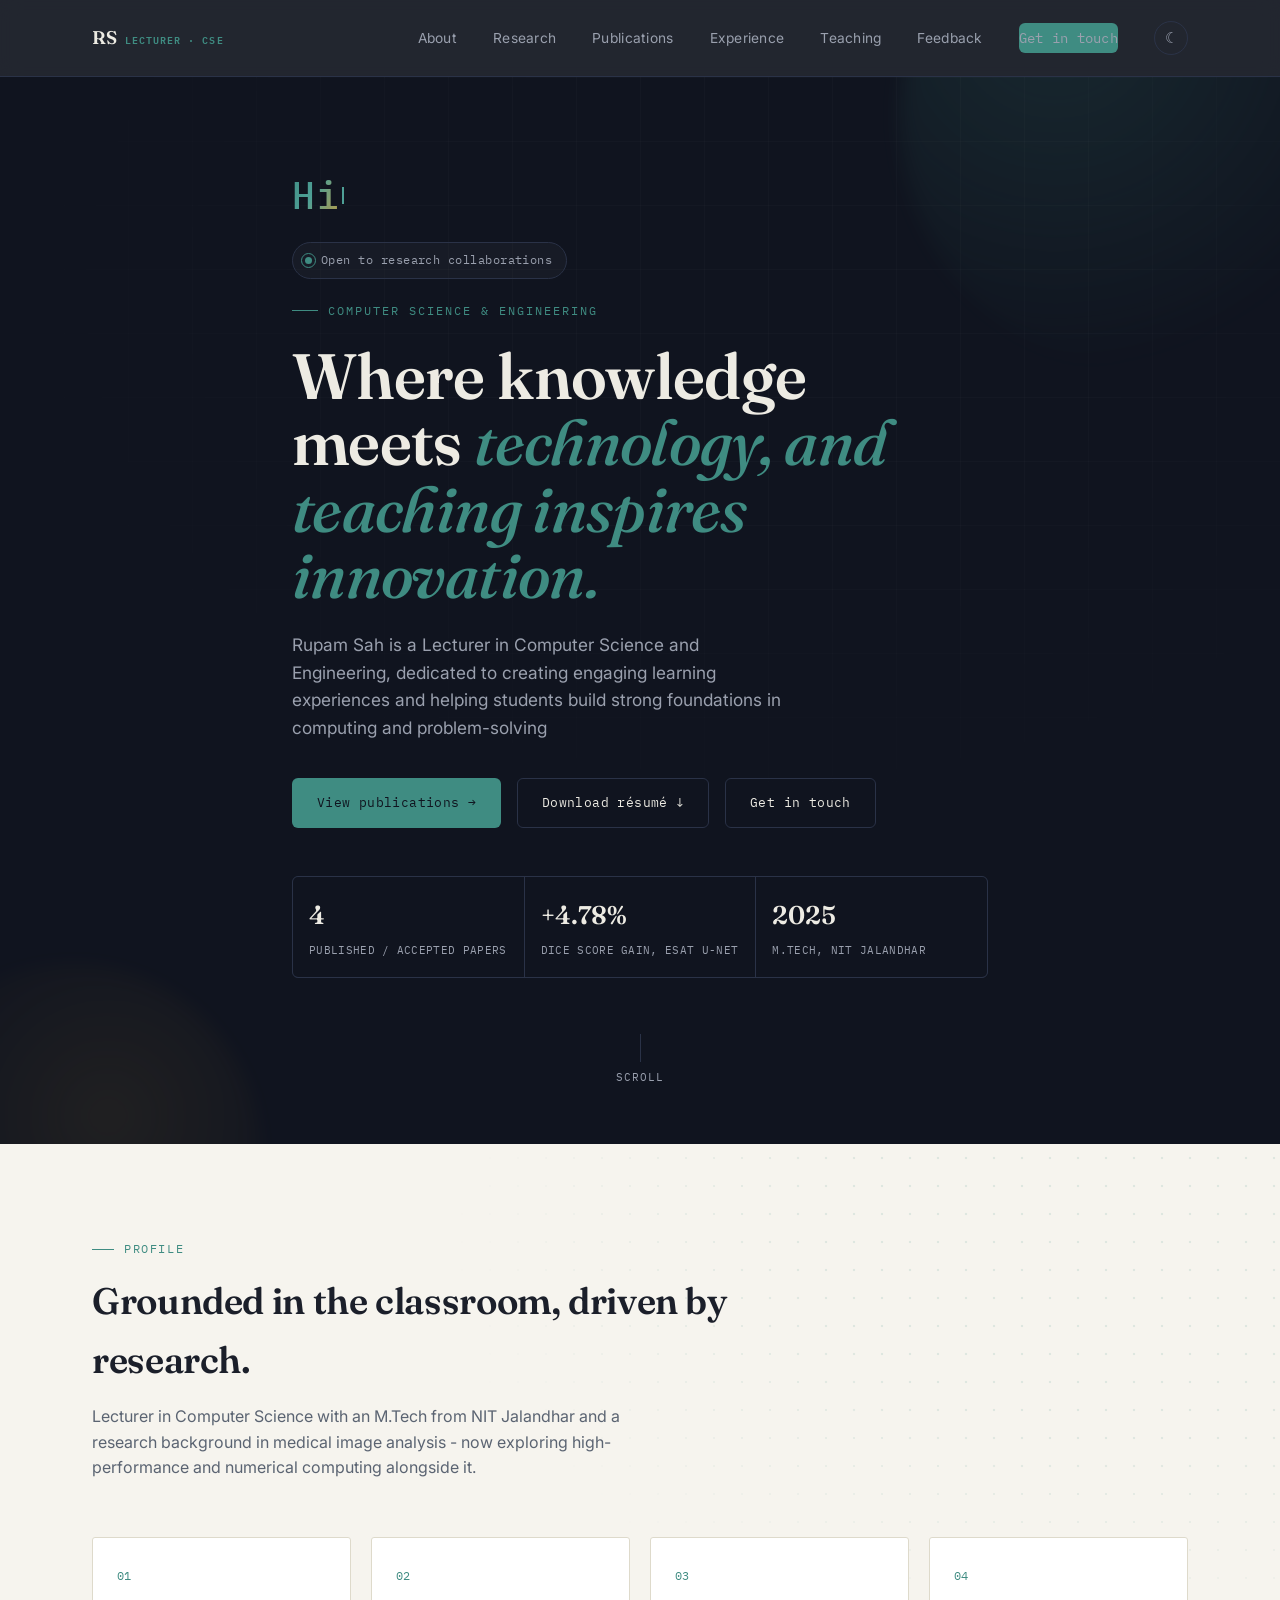
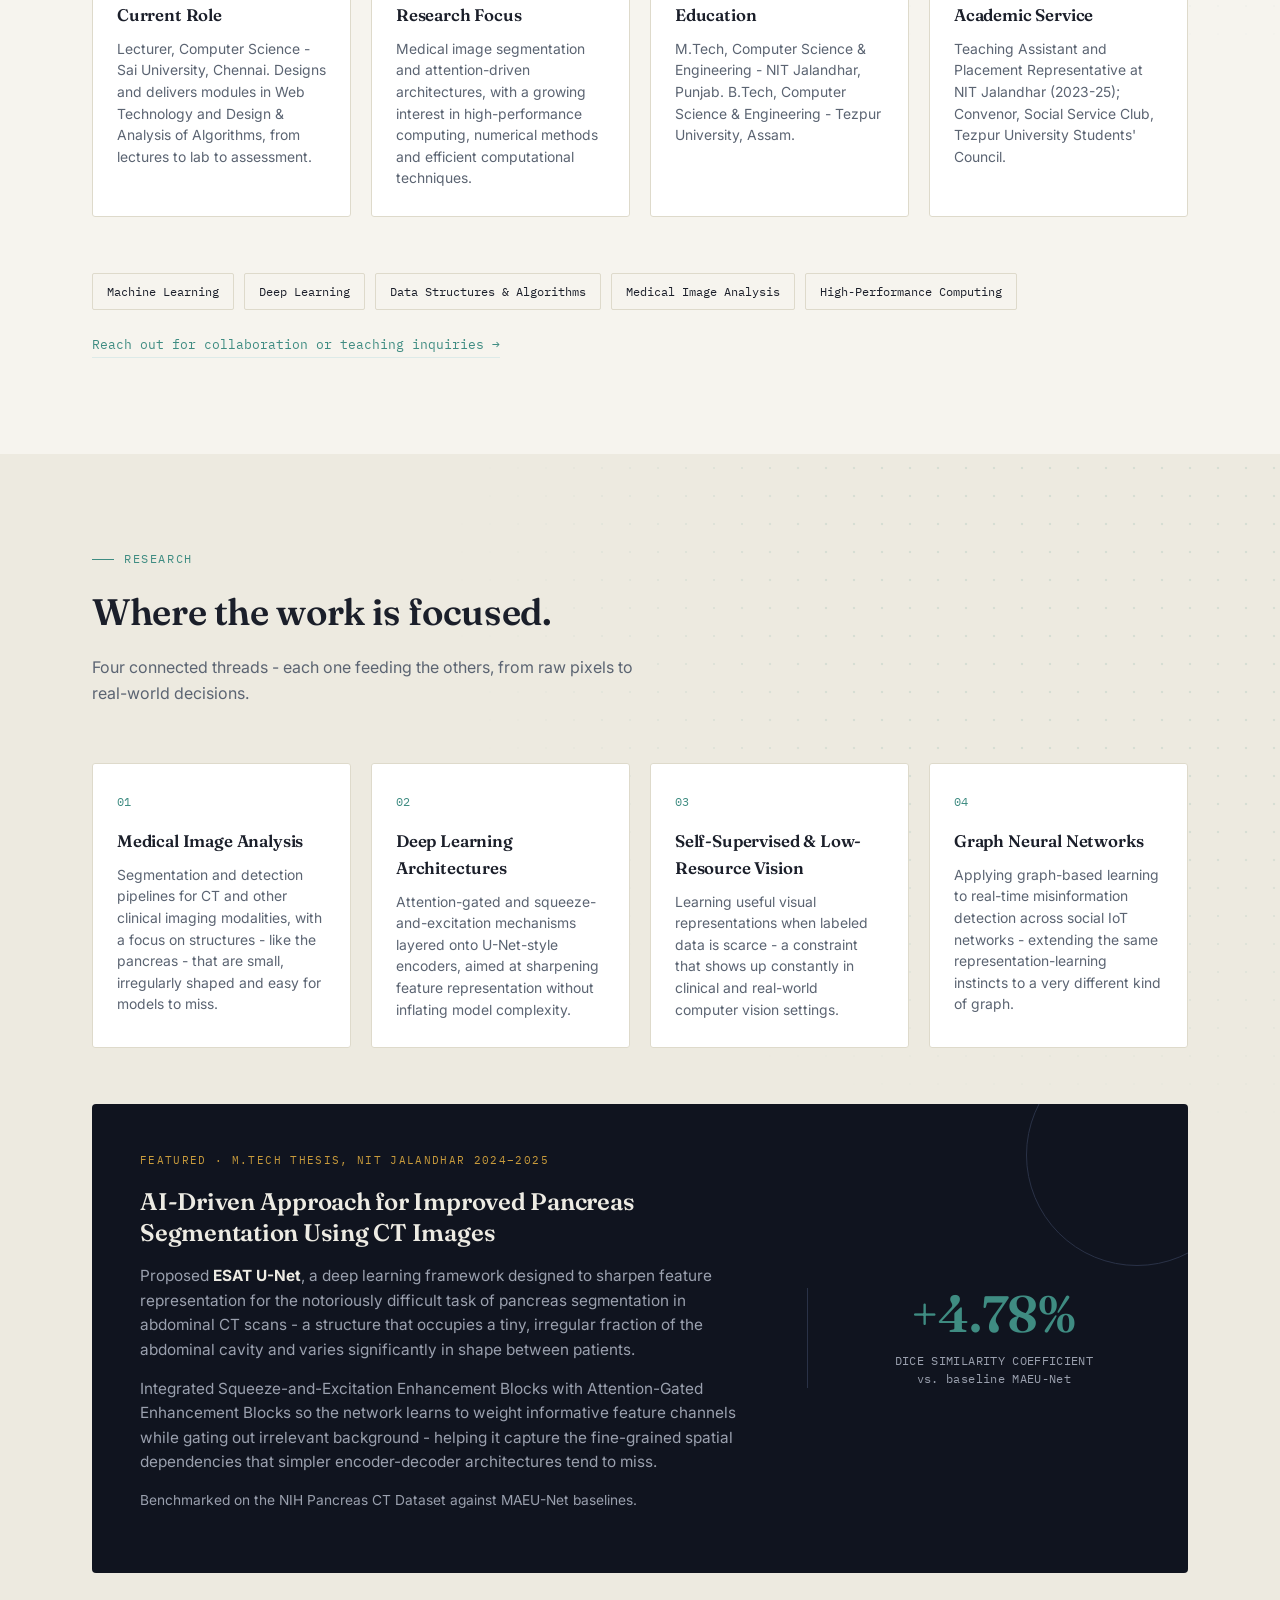
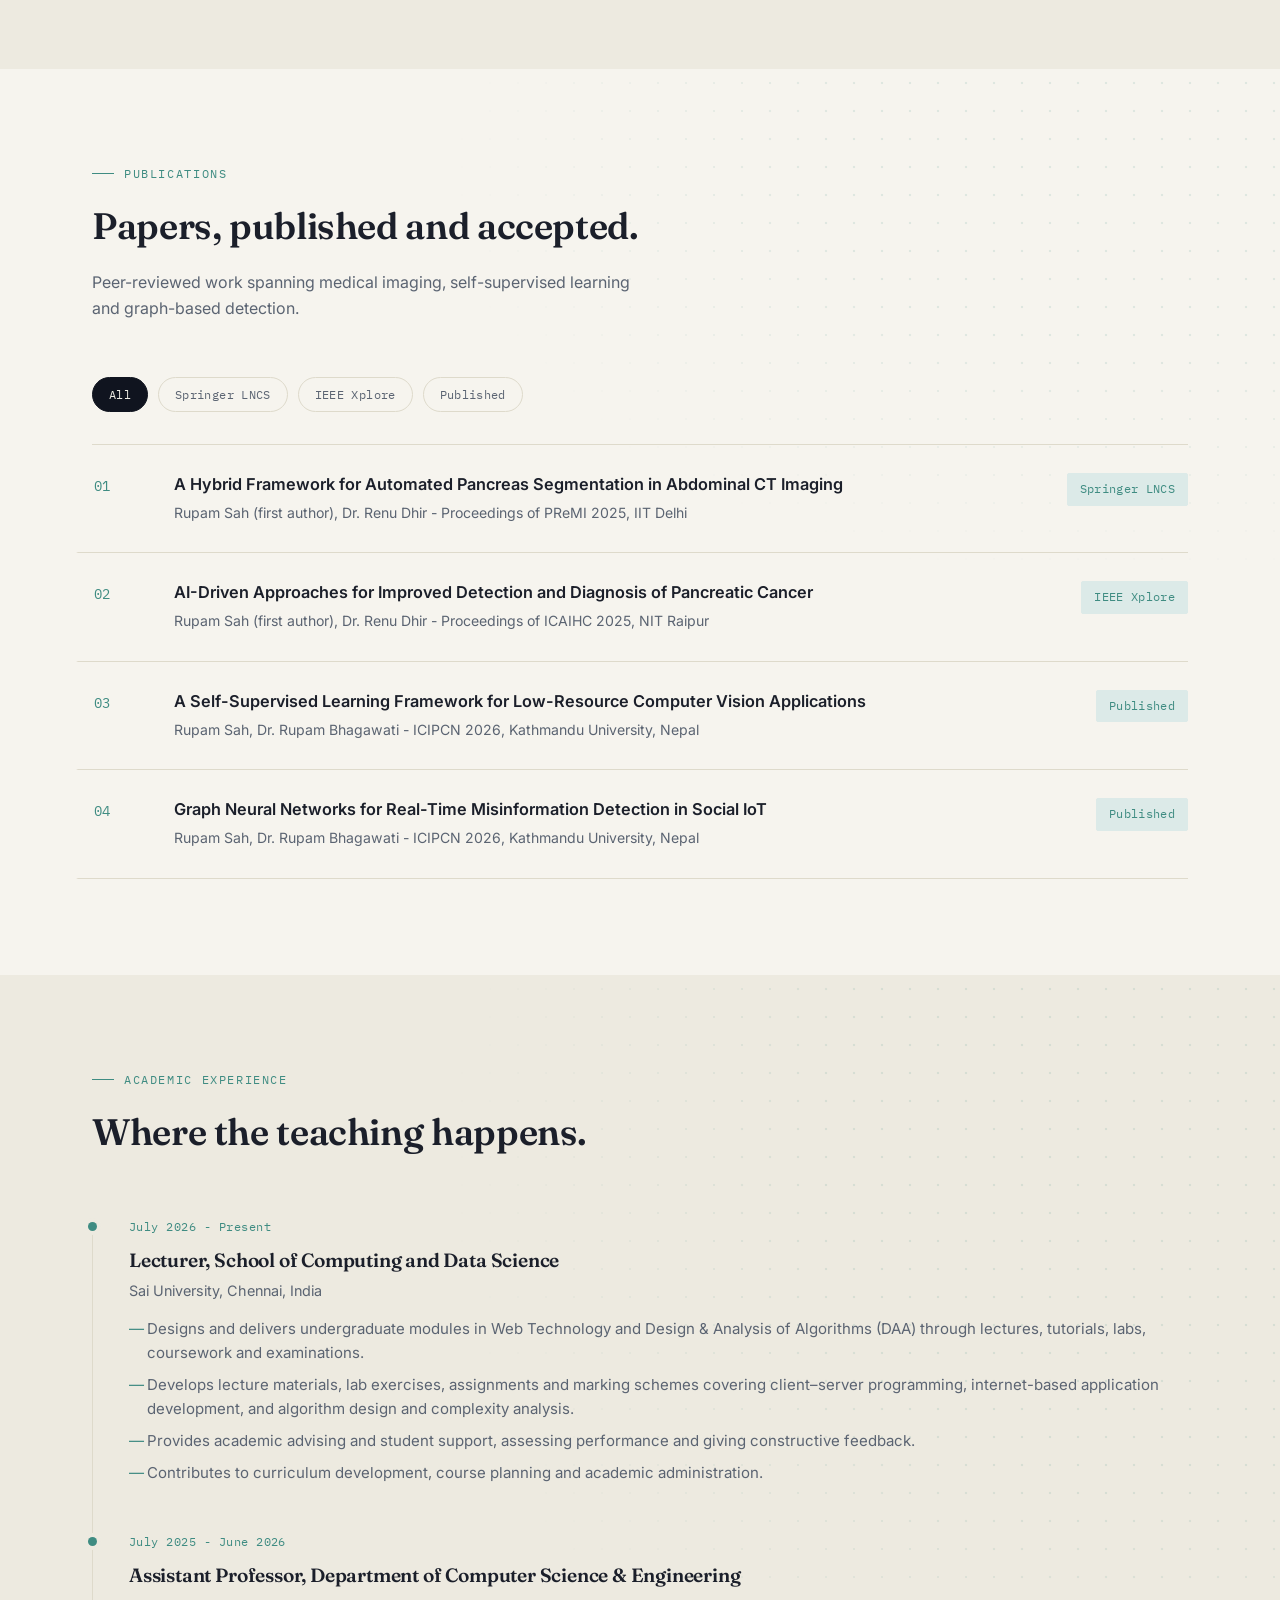
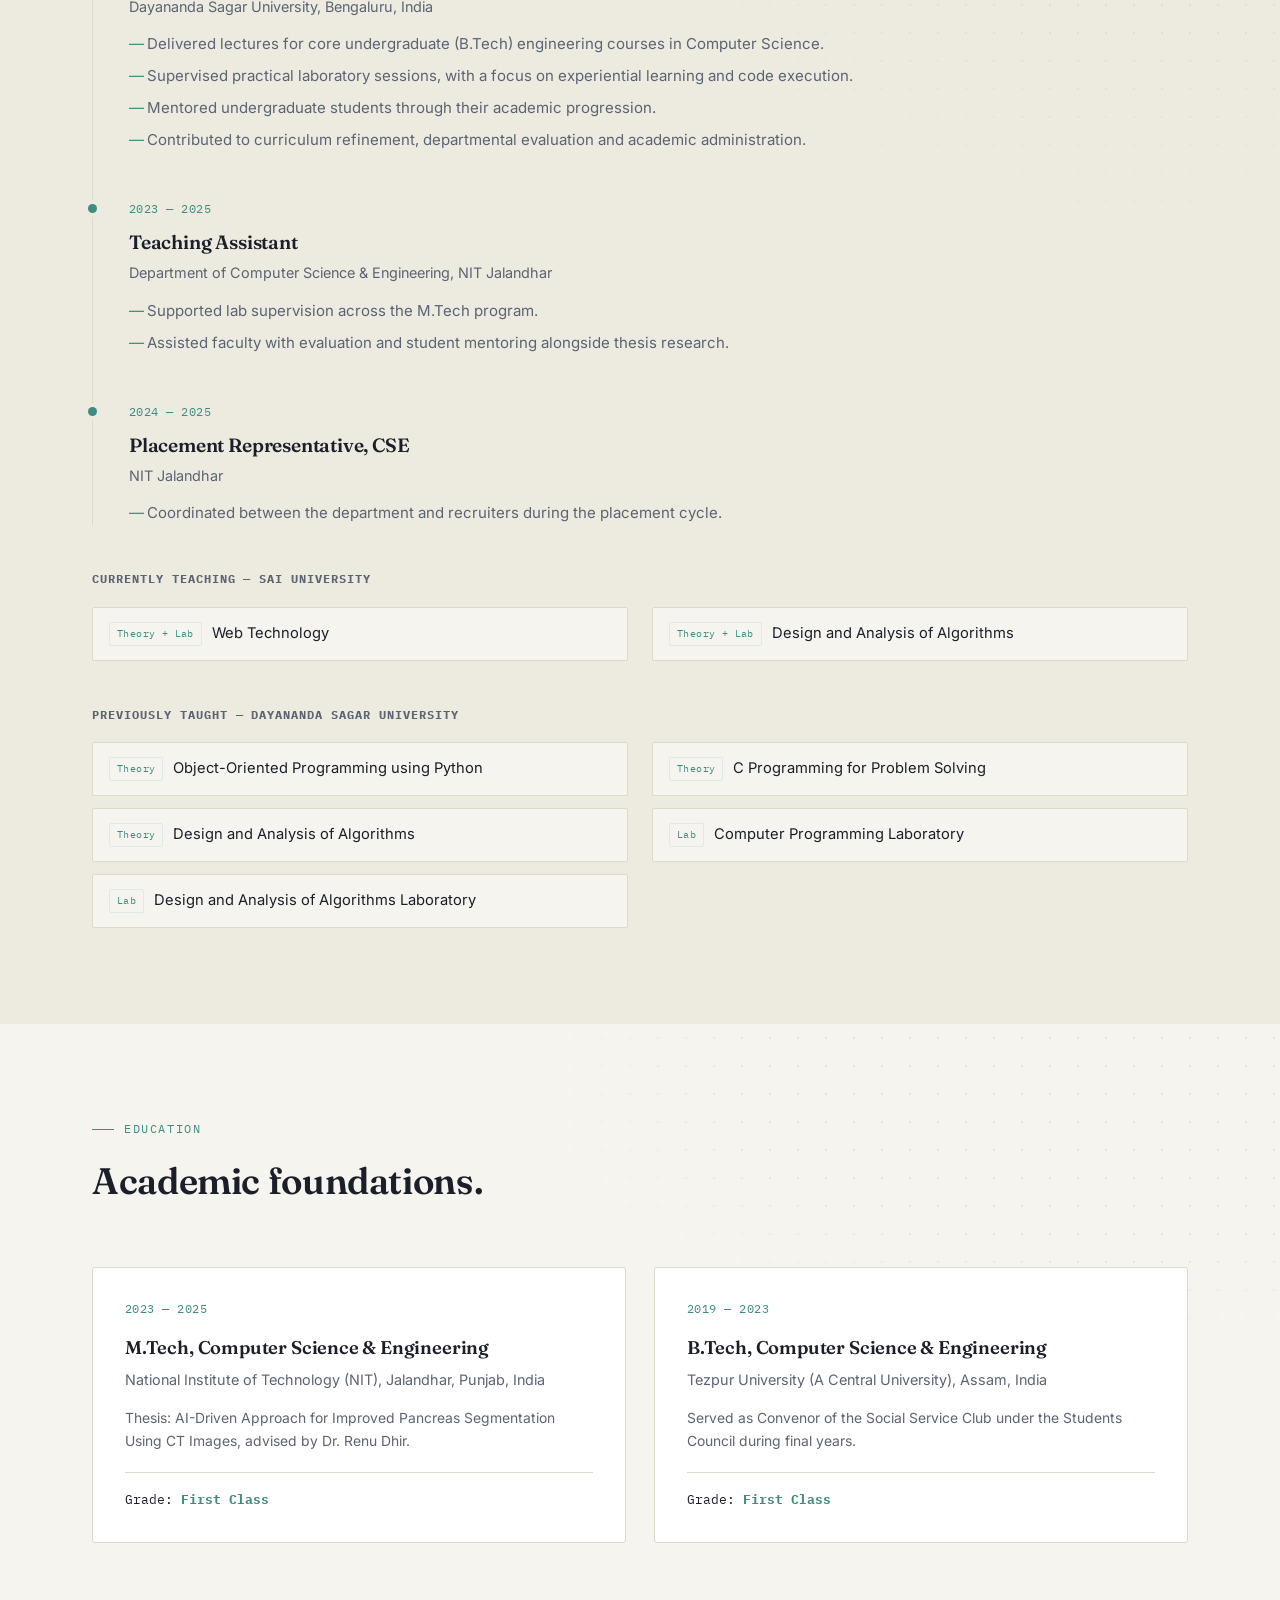
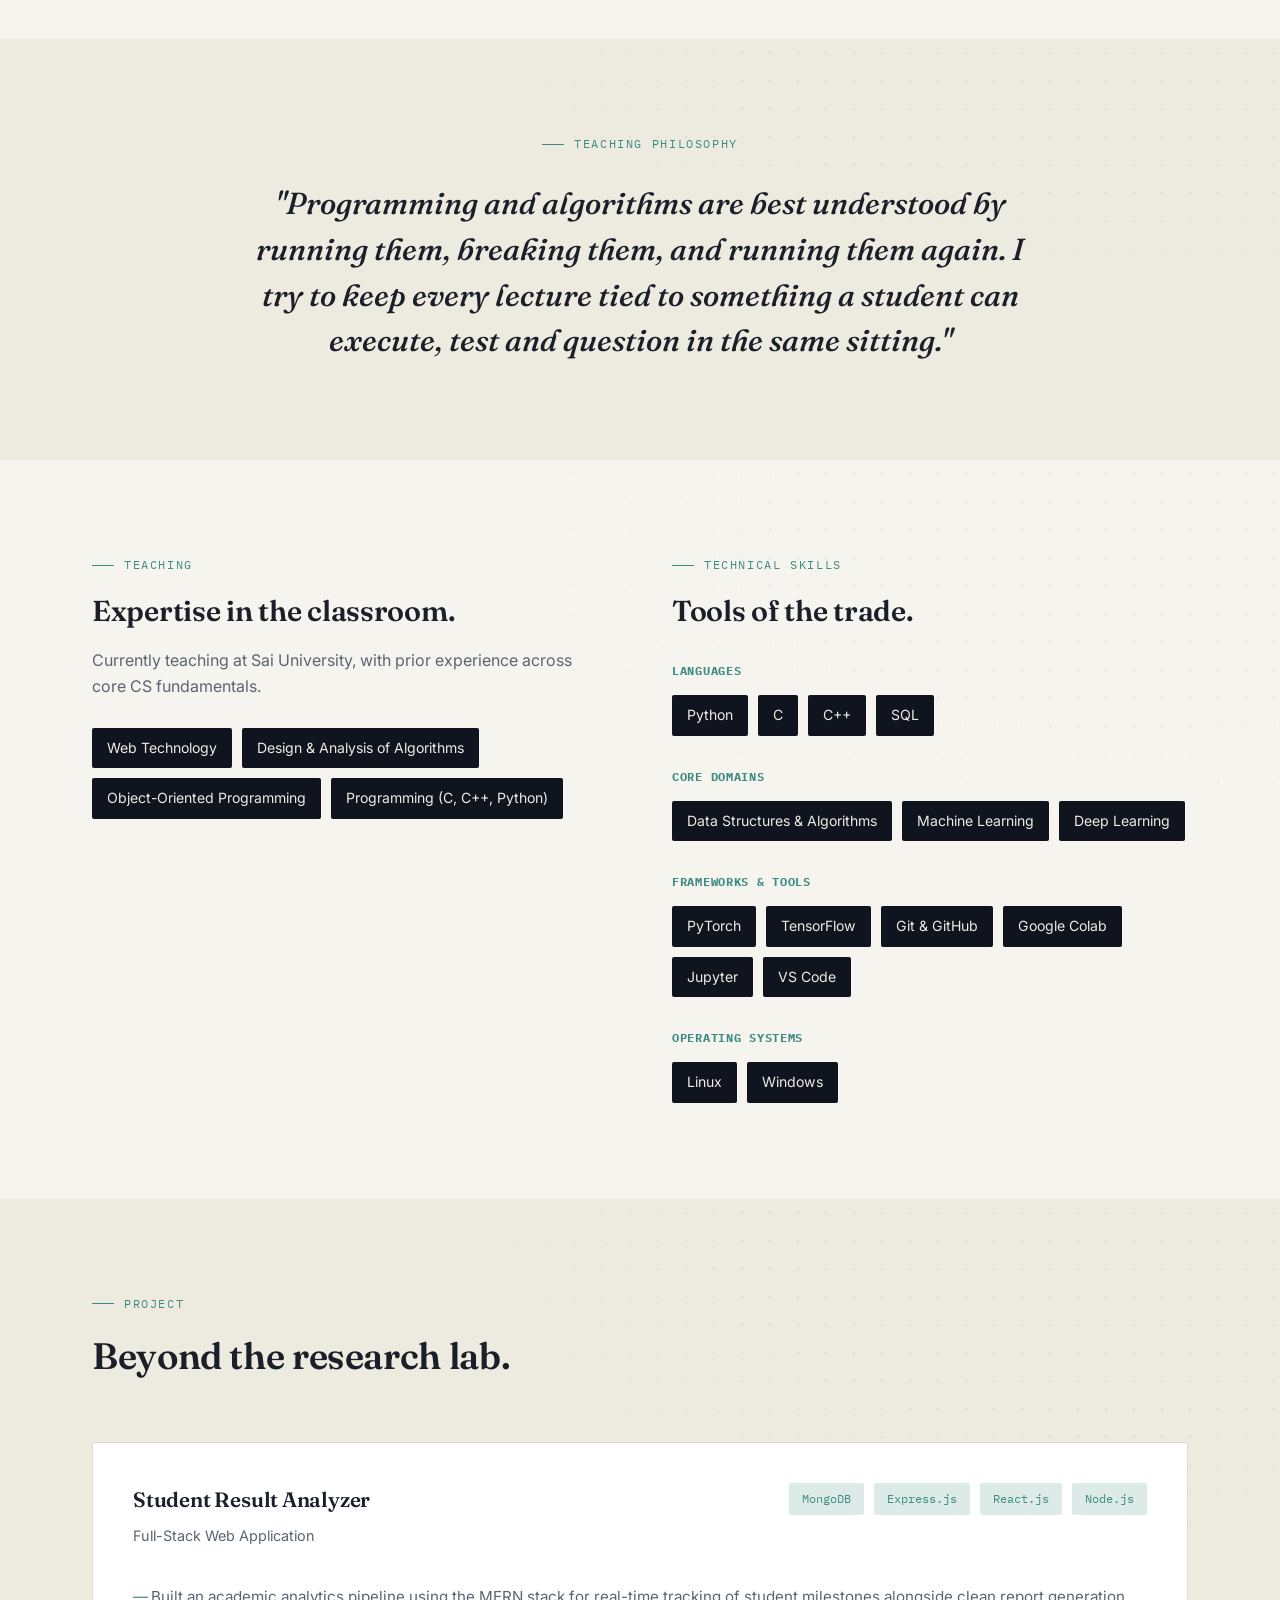
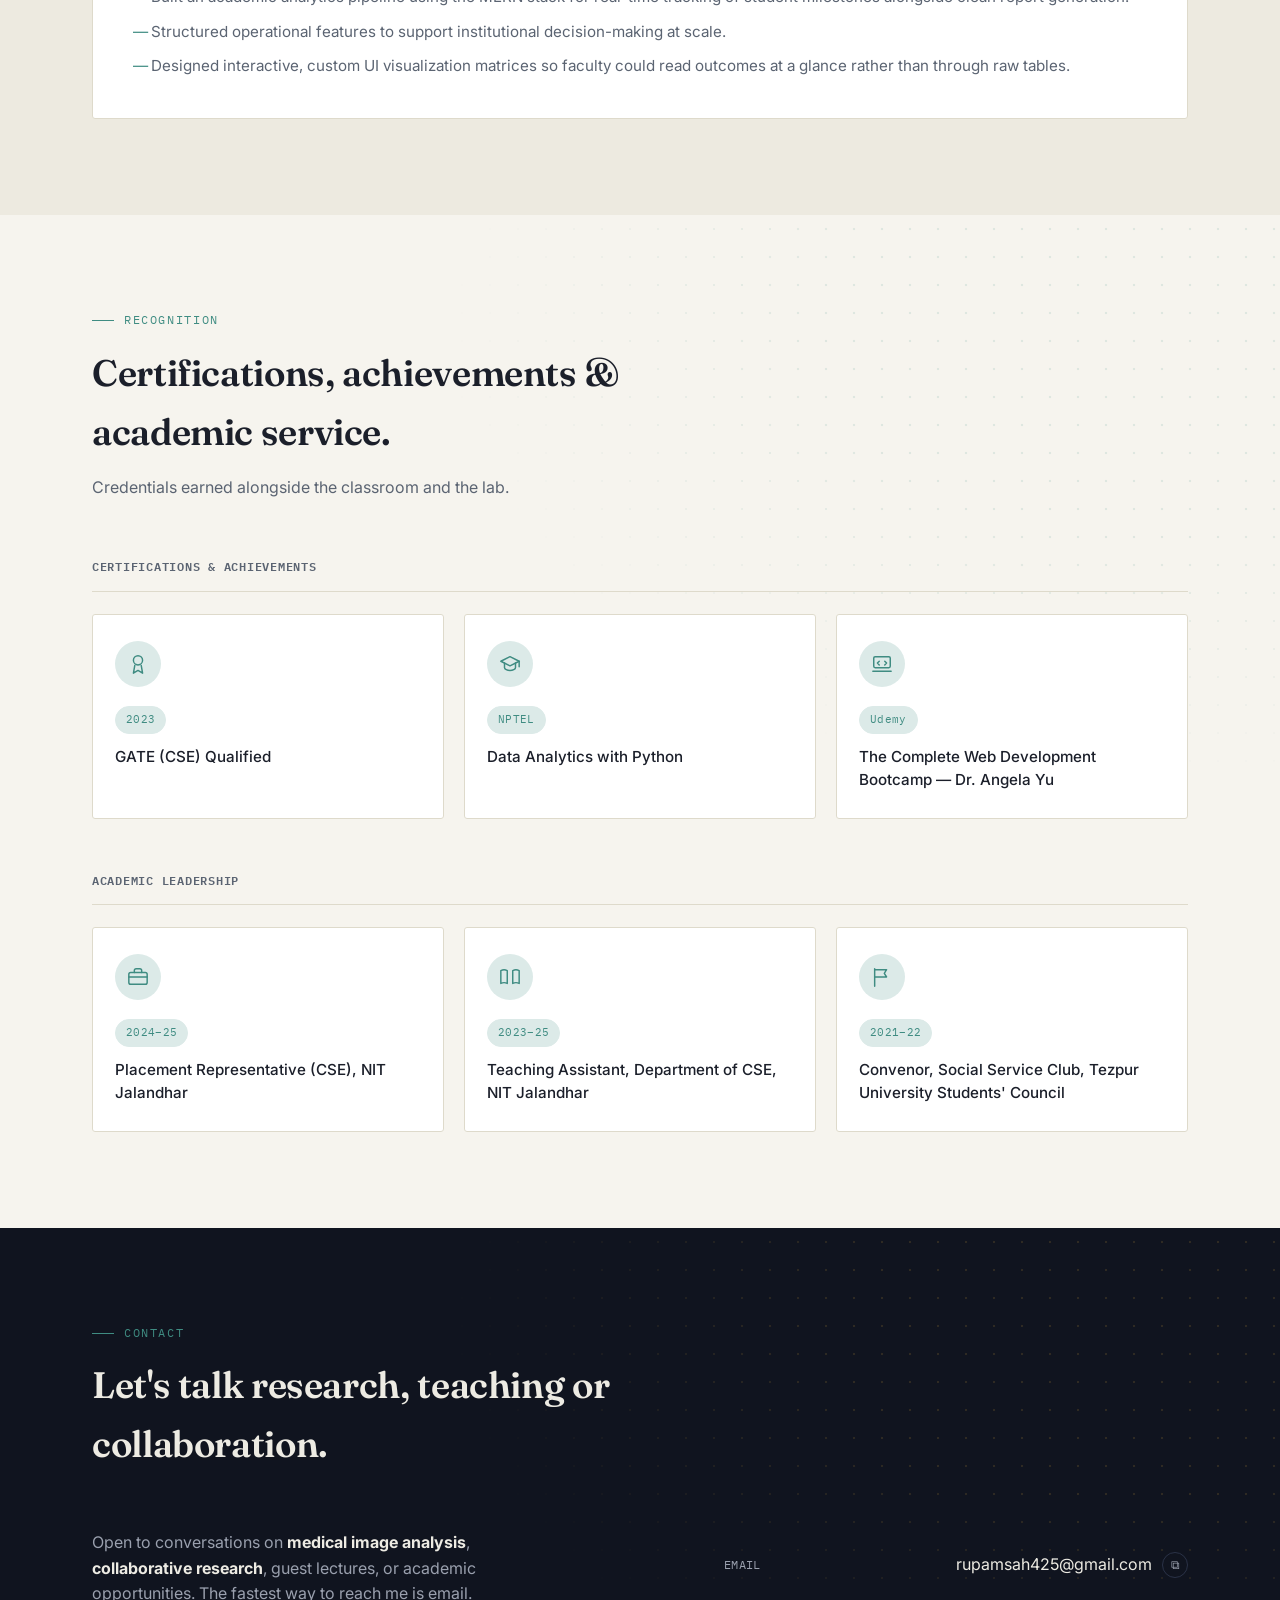
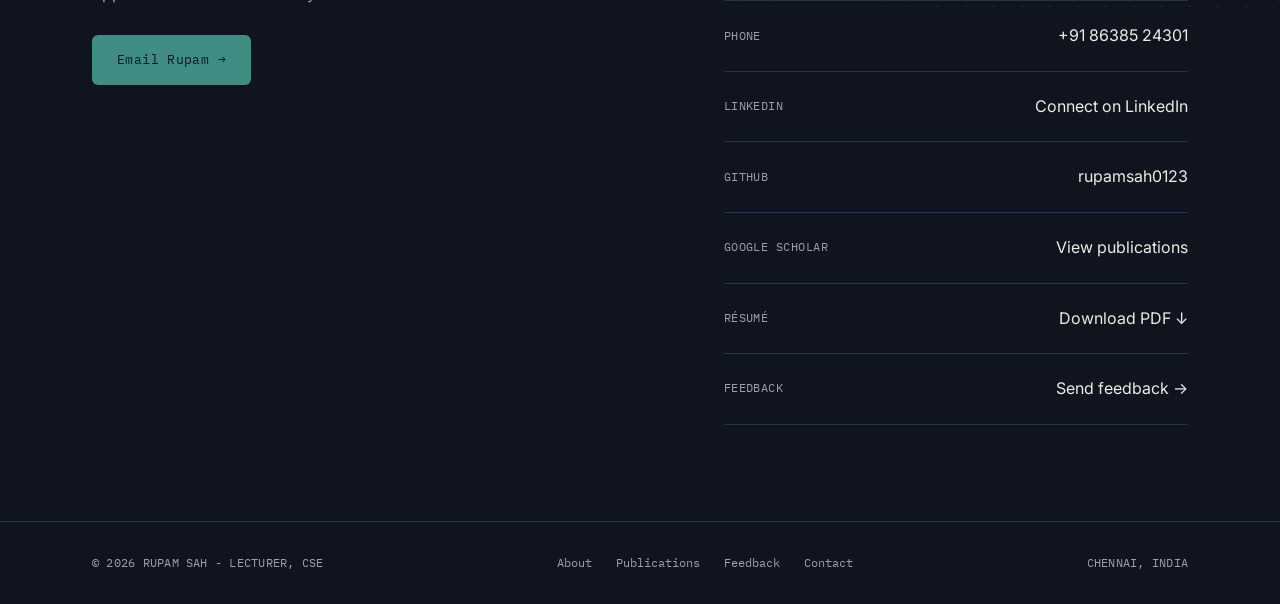
<file: index.html>
<!DOCTYPE html>
<html lang="en">
<head>
<meta charset="UTF-8">
<meta name="viewport" content="width=device-width, initial-scale=1.0">
<title>Rupam Sah - Lecturer, Computer Science &amp; Engineering</title>
<meta name="description" content="Rupam Sah, Lecturer of Computer Science and Engineering at Sai University. Research in Machine Learning, Deep Learning and Medical Image Analysis.">
<meta name="theme-color" content="#10141F">
<link rel="icon" type="image/svg+xml" href="assets/favicon.svg">
<link rel="preconnect" href="https://fonts.googleapis.com">
<link rel="preconnect" href="https://fonts.gstatic.com" crossorigin>
<link href="https://fonts.googleapis.com/css2?family=Fraunces:opsz,wght@9..144,400;9..144,500;9..144,600;9..144,700&family=Inter:wght@400;500;600;700&family=IBM+Plex+Mono:wght@400;500&display=swap" rel="stylesheet">
<link rel="stylesheet" href="style.css">
<script>(function(){try{if(localStorage.getItem('rs-theme')==='dark'){document.documentElement.setAttribute('data-theme','dark');}}catch(e){}})();</script>
</head>
<body>

<div class="progress-bar" id="progressBar"></div>

<header id="siteHeader">
  <nav class="wrap">
    <a href="#top" class="logo">RS <span>LECTURER · CSE</span></a>
    <div class="nav-links" id="navLinks">
      <a href="#about" data-nav>About</a>
      <a href="#research" data-nav>Research</a>
      <a href="#publications" data-nav>Publications</a>
      <a href="#experience" data-nav>Experience</a>
      <a href="#teaching" data-nav>Teaching</a>
      <a href="feedback.html">Feedback</a>
      <a href="#contact" class="nav-cta" data-nav>Get in touch</a>
      <button class="theme-toggle" id="themeToggle" aria-label="Toggle dark mode">☾</button>
    </div>
    <button class="burger" id="burgerBtn" aria-label="Open menu" aria-expanded="false" aria-controls="mobilePanel">
      <span></span><span></span><span></span>
    </button>
  </nav>
  <div class="mobile-panel" id="mobilePanel">
    <a href="#about">About</a>
    <a href="#research">Research</a>
    <a href="#publications">Publications</a>
    <a href="#experience">Experience</a>
    <a href="#education">Education</a>
    <a href="#teaching">Teaching</a>
    <a href="#projects">Projects</a>
    <a href="feedback.html">Feedback</a>
    <a href="#contact" class="nav-cta">Get in touch</a>
    <button class="theme-toggle" id="themeToggleMobile" aria-label="Toggle dark mode">☾</button>
  </div>
</header>

<main id="top">

  <!-- HERO -->
  <section class="hero">
    <div class="hero-spotlight" id="heroSpotlight" aria-hidden="true"></div>
    <div class="hero-blob hero-blob-a" aria-hidden="true"></div>
    <div class="hero-blob hero-blob-b" aria-hidden="true"></div>
    <div class="hero-grid-lines" aria-hidden="true"></div>
    <div class="wrap hero-grid">
      <div>
        <div class="hero-typewriter hero-in" style="--d:0" aria-hidden="true">
          <span class="hero-typewriter-text" id="heroTypewriter"></span><span class="hero-typewriter-cursor"></span>
        </div>
        <p class="sr-only" id="heroTypewriterSr">Hi, I am Rupam Sah</p>
        <div class="status-badge hero-in" style="--d:0"><span class="status-dot"></span>Open to research collaborations</div>
        <div class="hero-kicker hero-in" style="--d:0">Computer Science &amp; Engineering</div>
        <!-- <h1 class="hero-in" style="--d:1">Teaching machines to <em>see</em> what clinicians look for.</h1> -->
          <h1 class="hero-in" style="--d:1">Where knowledge meets <em>technology, and teaching inspires innovation.</em></h1>
         
        <p class="lede hero-in" style="--d:2">Rupam Sah is a Lecturer in Computer Science and Engineering, dedicated to creating engaging learning experiences and helping students build strong foundations in computing and problem-solving</p>
        <div class="hero-actions hero-in" style="--d:3">
          <a href="#publications" class="btn btn-primary"><span>View publications</span> →</a>
          <a href="resume.pdf" download class="btn btn-ghost"><span>Download résumé</span> ↓</a>
          <a href="#contact" class="btn btn-ghost"><span>Get in touch</span></a>
        </div>
        <div class="hero-stats hero-in" style="--d:4">
          <div class="stat"><b data-count="4" data-decimals="0">0</b><span>PUBLISHED / ACCEPTED PAPERS</span></div>
          <div class="stat"><b data-count="4.78" data-decimals="2" data-prefix="+" data-suffix="%">0%</b><span>DICE SCORE GAIN, ESAT U-NET</span></div>
          <div class="stat"><b data-count="2025" data-decimals="0">0</b><span>M.TECH, NIT JALANDHAR</span></div>
        </div>
      </div>
    </div>
    <button class="scroll-cue" id="scrollCue" aria-label="Scroll to About section">
      <span></span> Scroll
    </button>
  </section>

  <!-- ABOUT -->
  <section id="about">
    <div class="fx-dots" aria-hidden="true"></div>
    <div class="wrap">
      <div class="section-head reveal">
        <div class="eyebrow">Profile</div>
        <h2>Grounded in the classroom, driven by research.</h2>
        <p>Lecturer in Computer Science with an M.Tech from NIT Jalandhar and a research background in medical image analysis - now exploring high-performance and numerical computing alongside it.</p>
      </div>

      <div class="area-grid reveal">
        <div class="area-card tilt-card">
          <span class="area-index">01</span>
          <h3>Current Role</h3>
          <p>Lecturer, Computer Science - Sai University, Chennai. Designs and delivers modules in Web Technology and Design &amp; Analysis of Algorithms, from lectures to lab to assessment.</p>
        </div>
        <div class="area-card tilt-card">
          <span class="area-index">02</span>
          <h3>Research Focus</h3>
          <p>Medical image segmentation and attention-driven architectures, with a growing interest in high-performance computing, numerical methods and efficient computational techniques.</p>
        </div>
        <div class="area-card tilt-card">
          <span class="area-index">03</span>
          <h3>Education</h3>
          <p>M.Tech, Computer Science &amp; Engineering - NIT Jalandhar, Punjab. B.Tech, Computer Science &amp; Engineering - Tezpur University, Assam.</p>
        </div>
        <div class="area-card tilt-card">
          <span class="area-index">04</span>
          <h3>Academic Service</h3>
          <p>Teaching Assistant and Placement Representative at NIT Jalandhar (2023-25); Convenor, Social Service Club, Tezpur University Students' Council.</p>
        </div>
      </div>

      <div class="reveal">
        <div class="interest-tags">
          <span>Machine Learning</span><span>Deep Learning</span><span>Data Structures &amp; Algorithms</span><span>Medical Image Analysis</span><span>High-Performance Computing</span>
        </div>
        <a class="inline-link" href="#contact">Reach out for collaboration or teaching inquiries →</a>
      </div>
    </div>
  </section>


  <!-- RESEARCH AREAS -->
  <section id="research" class="alt">
    <div class="fx-dots" aria-hidden="true"></div>
    <div class="wrap">
      <div class="section-head reveal">
        <div class="eyebrow">Research</div>
        <h2>Where the work is focused.</h2>
        <p>Four connected threads - each one feeding the others, from raw pixels to real-world decisions.</p>
      </div>
      <div class="area-grid reveal">
        <div class="area-card tilt-card">
          <span class="area-index">01</span>
          <h3>Medical Image Analysis</h3>
          <p>Segmentation and detection pipelines for CT and other clinical imaging modalities, with a focus on structures - like the pancreas - that are small, irregularly shaped and easy for models to miss.</p>
        </div>
        <div class="area-card tilt-card">
          <span class="area-index">02</span>
          <h3>Deep Learning Architectures</h3>
          <p>Attention-gated and squeeze-and-excitation mechanisms layered onto U-Net-style encoders, aimed at sharpening feature representation without inflating model complexity.</p>
        </div>
        <div class="area-card tilt-card">
          <span class="area-index">03</span>
          <h3>Self-Supervised &amp; Low-Resource Vision</h3>
          <p>Learning useful visual representations when labeled data is scarce - a constraint that shows up constantly in clinical and real-world computer vision settings.</p>
        </div>
        <div class="area-card tilt-card">
          <span class="area-index">04</span>
          <h3>Graph Neural Networks</h3>
          <p>Applying graph-based learning to real-time misinformation detection across social IoT networks - extending the same representation-learning instincts to a very different kind of graph.</p>
        </div>
      </div>

      <div class="thesis-card tilt-card reveal">
        <div>
          <span class="thesis-tag">Featured · M.Tech Thesis, NIT Jalandhar 2024–2025</span>
          <h3>AI-Driven Approach for Improved Pancreas Segmentation Using CT Images</h3>
          <p>Proposed <strong style="color:var(--text-on-ink)">ESAT U-Net</strong>, a deep learning framework designed to sharpen feature representation for the notoriously difficult task of pancreas segmentation in abdominal CT scans - a structure that occupies a tiny, irregular fraction of the abdominal cavity and varies significantly in shape between patients.</p>
          <p>Integrated Squeeze-and-Excitation Enhancement Blocks with Attention-Gated Enhancement Blocks so the network learns to weight informative feature channels while gating out irrelevant background - helping it capture the fine-grained spatial dependencies that simpler encoder-decoder architectures tend to miss.</p>
          <p class="dim-note">Benchmarked on the NIH Pancreas CT Dataset against MAEU-Net baselines.</p>
        </div>
        <div class="thesis-metric">
          <b>+4.78%</b>
          <span>DICE SIMILARITY COEFFICIENT<br>vs. baseline MAEU-Net</span>
        </div>
      </div>
    </div>
  </section>

  <!-- PUBLICATIONS -->
  <section id="publications">
    <div class="fx-dots" aria-hidden="true"></div>
    <div class="wrap">
      <div class="section-head reveal">
        <div class="eyebrow">Publications</div>
        <h2>Papers, published and accepted.</h2>
        <p>Peer-reviewed work spanning medical imaging, self-supervised learning and graph-based detection.</p>
      </div>
      <div class="pub-filters reveal" role="tablist" aria-label="Filter publications by venue">
        <button class="pub-filter active" data-filter="all" type="button">All</button>
        <button class="pub-filter" data-filter="Springer LNCS" type="button">Springer LNCS</button>
        <button class="pub-filter" data-filter="IEEE Xplore" type="button">IEEE Xplore</button>
        <button class="pub-filter" data-filter="Published" type="button">Published</button>
      </div>
      <div class="pub-list reveal">
        <div class="pub" data-venue="Springer LNCS">
          <span class="pub-num">01</span>
          <div>
            <div class="pub-title">A Hybrid Framework for Automated Pancreas Segmentation in Abdominal CT Imaging</div>
            <div class="pub-meta">Rupam Sah (first author), Dr. Renu Dhir - Proceedings of PReMI 2025, IIT Delhi</div>
          </div>
          <span class="pub-venue">Springer LNCS</span>
        </div>
        <div class="pub" data-venue="IEEE Xplore">
          <span class="pub-num">02</span>
          <div>
            <div class="pub-title">AI-Driven Approaches for Improved Detection and Diagnosis of Pancreatic Cancer</div>
            <div class="pub-meta">Rupam Sah (first author), Dr. Renu Dhir - Proceedings of ICAIHC 2025, NIT Raipur</div>
          </div>
          <span class="pub-venue">IEEE Xplore</span>
        </div>
        <div class="pub" data-venue="Published">
          <span class="pub-num">03</span>
          <div>
            <div class="pub-title">A Self-Supervised Learning Framework for Low-Resource Computer Vision Applications</div>
            <div class="pub-meta">Rupam Sah, Dr. Rupam Bhagawati - ICIPCN 2026, Kathmandu University, Nepal</div>
          </div>
          <span class="pub-venue">Published</span>
        </div>
        <div class="pub" data-venue="Published">
          <span class="pub-num">04</span>
          <div>
            <div class="pub-title">Graph Neural Networks for Real-Time Misinformation Detection in Social IoT</div>
            <div class="pub-meta">Rupam Sah, Dr. Rupam Bhagawati - ICIPCN 2026, Kathmandu University, Nepal</div>
          </div>
          <span class="pub-venue">Published</span>
        </div>
      </div>
    </div>
  </section>

  <!-- EXPERIENCE -->
  <section id="experience" class="alt">
    <div class="fx-dots" aria-hidden="true"></div>
    <div class="wrap">
      <div class="section-head reveal">
        <div class="eyebrow">Academic Experience</div>
        <h2>Where the teaching happens.</h2>
      </div>
      <div class="timeline reveal">
        <div class="tl-item">
          <span class="tl-date">July 2026 - Present</span>
          <h3>Lecturer, School of Computing and Data Science</h3>
          <div class="tl-org">Sai University, Chennai, India</div>
          <ul>
            <li>Designs and delivers undergraduate modules in Web Technology and Design &amp; Analysis of Algorithms (DAA) through lectures, tutorials, labs, coursework and examinations.</li>
            <li>Develops lecture materials, lab exercises, assignments and marking schemes covering client–server programming, internet-based application development, and algorithm design and complexity analysis.</li>
            <li>Provides academic advising and student support, assessing performance and giving constructive feedback.</li>
            <li>Contributes to curriculum development, course planning and academic administration.</li>
          </ul>
        </div>
        <div class="tl-item">
          <span class="tl-date">July 2025 - June 2026</span>
          <h3>Assistant Professor, Department of Computer Science &amp; Engineering</h3>
          <div class="tl-org">Dayananda Sagar University, Bengaluru, India</div>
          <ul>
            <li>Delivered lectures for core undergraduate (B.Tech) engineering courses in Computer Science.</li>
            <li>Supervised practical laboratory sessions, with a focus on experiential learning and code execution.</li>
            <li>Mentored undergraduate students through their academic progression.</li>
            <li>Contributed to curriculum refinement, departmental evaluation and academic administration.</li>
          </ul>
        </div>
        <div class="tl-item">
          <span class="tl-date">2023 — 2025</span>
          <h3>Teaching Assistant</h3>
          <div class="tl-org">Department of Computer Science &amp; Engineering, NIT Jalandhar</div>
          <ul>
            <li>Supported lab supervision across the M.Tech program.</li>
            <li>Assisted faculty with evaluation and student mentoring alongside thesis research.</li>
          </ul>
        </div>
        <div class="tl-item">
          <span class="tl-date">2024 — 2025</span>
          <h3>Placement Representative, CSE</h3>
          <div class="tl-org">NIT Jalandhar</div>
          <ul>
            <li>Coordinated between the department and recruiters during the placement cycle.</li>
          </ul>
        </div>
      </div>
      <div class="course-block reveal">
        <h4>Currently teaching — Sai University</h4>
        <div class="course-grid">
          <div><span class="course-tag">Theory + Lab</span>Web Technology</div>
          <div><span class="course-tag">Theory + Lab</span>Design and Analysis of Algorithms</div>
        </div>
      </div>
      <div class="course-block reveal">
        <h4>Previously taught — Dayananda Sagar University</h4>
        <div class="course-grid">
          <div><span class="course-tag">Theory</span>Object-Oriented Programming using Python</div>
          <div><span class="course-tag">Theory</span>C Programming for Problem Solving</div>
          <div><span class="course-tag">Theory</span>Design and Analysis of Algorithms</div>
          <div><span class="course-tag">Lab</span>Computer Programming Laboratory</div>
          <div><span class="course-tag">Lab</span>Design and Analysis of Algorithms Laboratory</div>
        </div>
      </div>
    </div>
  </section>

  <!-- EDUCATION -->
  <section id="education">
    <div class="fx-dots" aria-hidden="true"></div>
    <div class="wrap">
      <div class="section-head reveal">
        <div class="eyebrow">Education</div>
        <h2>Academic foundations.</h2>
      </div>
      <div class="edu-grid reveal">
        <div class="edu-card tilt-card">
          <span class="tl-date">2023 — 2025</span>
          <h3>M.Tech, Computer Science &amp; Engineering</h3>
          <div class="tl-org">National Institute of Technology (NIT), Jalandhar, Punjab, India</div>
          <p class="edu-note">Thesis: AI-Driven Approach for Improved Pancreas Segmentation Using CT Images, advised by Dr. Renu Dhir.</p>
          <div class="cgpa">Grade: <b>First Class</b></div>
        </div>
        <div class="edu-card tilt-card">
          <span class="tl-date">2019 — 2023</span>
          <h3>B.Tech, Computer Science &amp; Engineering</h3>
          <div class="tl-org">Tezpur University (A Central University), Assam, India</div>
          <p class="edu-note">Served as Convenor of the Social Service Club under the Students Council during final years.</p>
          <div class="cgpa">Grade: <b>First Class</b></div>
        </div>
      </div>
    </div>
  </section>

  <!-- TEACHING PHILOSOPHY -->
  <section id="philosophy" class="alt">
    <div class="fx-dots" aria-hidden="true"></div>
    <div class="wrap philosophy-wrap">
      <div class="eyebrow reveal">Teaching Philosophy</div>
      <blockquote class="reveal">"Programming and algorithms are best understood by running them, breaking them, and running them again. I try to keep every lecture tied to something a student can execute, test and question in the same sitting."</blockquote>
    </div>
  </section>

  <!-- TEACHING / SKILLS -->
  <section id="teaching">
    <div class="fx-dots" aria-hidden="true"></div>
    <div class="wrap split">
      <div class="reveal">
        <div class="eyebrow">Teaching</div>
        <h2 class="split-h2">Expertise in the classroom.</h2>
        <p class="split-sub">Currently teaching at Sai University, with prior experience across core CS fundamentals.</p>
        <div class="skill-pills">
          <span>Web Technology</span>
          <span>Design &amp; Analysis of Algorithms</span>
          <span>Object-Oriented Programming</span>
          <span>Programming (C, C++, Python)</span>
        </div>
      </div>
      <div class="reveal">
        <div class="eyebrow">Technical Skills</div>
        <h2 class="split-h2">Tools of the trade.</h2>
        <div style="margin-top:28px;">
          <div class="skill-cat">
            <h4>Languages</h4>
            <div class="skill-pills"><span>Python</span><span>C</span><span>C++</span><span>SQL</span></div>
          </div>
          <div class="skill-cat">
            <h4>Core Domains</h4>
            <div class="skill-pills"><span>Data Structures &amp; Algorithms</span><span>Machine Learning</span><span>Deep Learning</span></div>
          </div>
          <div class="skill-cat">
            <h4>Frameworks &amp; Tools</h4>
            <div class="skill-pills"><span>PyTorch</span><span>TensorFlow</span><span>Git &amp; GitHub</span><span>Google Colab</span><span>Jupyter</span><span>VS Code</span></div>
          </div>
          <div class="skill-cat">
            <h4>Operating Systems</h4>
            <div class="skill-pills"><span>Linux</span><span>Windows</span></div>
          </div>
        </div>
      </div>
    </div>
  </section>

  <!-- PROJECTS -->
  <section id="projects" class="alt">
    <div class="fx-dots" aria-hidden="true"></div>
    <div class="wrap">
      <div class="section-head reveal">
        <div class="eyebrow">Project</div>
        <h2>Beyond the research lab.</h2>
      </div>
      <div class="project-card tilt-card reveal">
        <div class="project-top">
          <div>
            <h3>Student Result Analyzer</h3>
            <div class="tl-org">Full-Stack Web Application</div>
          </div>
          <div class="stack-row">
            <span>MongoDB</span><span>Express.js</span><span>React.js</span><span>Node.js</span>
          </div>
        </div>
        <ul class="project-list">
          <li>Built an academic analytics pipeline using the MERN stack for real-time tracking of student milestones alongside clean report generation.</li>
          <li>Structured operational features to support institutional decision-making at scale.</li>
          <li>Designed interactive, custom UI visualization matrices so faculty could read outcomes at a glance rather than through raw tables.</li>
        </ul>
      </div>
    </div>
  </section>

  <!-- CERTIFICATIONS / LEADERSHIP -->
  <section id="cert">
    <div class="fx-dots" aria-hidden="true"></div>
    <div class="wrap">
      <div class="section-head reveal">
        <div class="eyebrow">Recognition</div>
        <h2>Certifications, achievements &amp; academic service.</h2>
        <p>Credentials earned alongside the classroom and the lab.</p>
      </div>

      <div class="cred-group reveal">
        <h3 class="cred-group-title">Certifications &amp; Achievements</h3>
        <div class="cred-grid">
          <div class="cred-card tilt-card">
            <div class="cred-icon">
              <svg viewBox="0 0 24 24" fill="none" stroke="currentColor" stroke-width="1.6" stroke-linecap="round" stroke-linejoin="round"><circle cx="12" cy="8" r="5"/><path d="M8.5 13.5 7 22l5-3 5 3-1.5-8.5"/></svg>
            </div>
            <span class="cred-yr">2023</span>
            <p class="cred-title">GATE (CSE) Qualified</p>
          </div>
          <div class="cred-card tilt-card">
            <div class="cred-icon">
              <svg viewBox="0 0 24 24" fill="none" stroke="currentColor" stroke-width="1.6" stroke-linecap="round" stroke-linejoin="round"><path d="M2 9l10-5 10 5-10 5-10-5Z"/><path d="M6 11v5c0 1.5 3 3 6 3s6-1.5 6-3v-5"/><path d="M22 9v6"/></svg>
            </div>
            <span class="cred-yr">NPTEL</span>
            <p class="cred-title">Data Analytics with Python</p>
          </div>
          <div class="cred-card tilt-card">
            <div class="cred-icon">
              <svg viewBox="0 0 24 24" fill="none" stroke="currentColor" stroke-width="1.6" stroke-linecap="round" stroke-linejoin="round"><rect x="3" y="4" width="18" height="12" rx="1.5"/><path d="M2 20h20"/><path d="M9 9l-2 2 2 2M15 9l2 2-2 2"/></svg>
            </div>
            <span class="cred-yr">Udemy</span>
            <p class="cred-title">The Complete Web Development Bootcamp — Dr. Angela Yu</p>
          </div>
        </div>
      </div>

      <div class="cred-group reveal">
        <h3 class="cred-group-title">Academic Leadership</h3>
        <div class="cred-grid">
          <div class="cred-card tilt-card">
            <div class="cred-icon">
              <svg viewBox="0 0 24 24" fill="none" stroke="currentColor" stroke-width="1.6" stroke-linecap="round" stroke-linejoin="round"><rect x="2" y="7" width="20" height="13" rx="2"/><path d="M8 7V5a2 2 0 0 1 2-2h4a2 2 0 0 1 2 2v2"/><path d="M2 12h20"/></svg>
            </div>
            <span class="cred-yr">2024–25</span>
            <p class="cred-title">Placement Representative (CSE), NIT Jalandhar</p>
          </div>
          <div class="cred-card tilt-card">
            <div class="cred-icon">
              <svg viewBox="0 0 24 24" fill="none" stroke="currentColor" stroke-width="1.6" stroke-linecap="round" stroke-linejoin="round"><path d="M2 5c2-1 5-1 7 0v14c-2-1-5-1-7 0V5Z"/><path d="M22 5c-2-1-5-1-7 0v14c2-1 5-1 7 0V5Z"/></svg>
            </div>
            <span class="cred-yr">2023–25</span>
            <p class="cred-title">Teaching Assistant, Department of CSE, NIT Jalandhar</p>
          </div>
          <div class="cred-card tilt-card">
            <div class="cred-icon">
              <svg viewBox="0 0 24 24" fill="none" stroke="currentColor" stroke-width="1.6" stroke-linecap="round" stroke-linejoin="round"><path d="M4 22V3"/><path d="M4 4h13l-2.5 4L17 12H4"/></svg>
            </div>
            <span class="cred-yr">2021–22</span>
            <p class="cred-title">Convenor, Social Service Club, Tezpur University Students' Council</p>
          </div>
        </div>
      </div>
    </div>
  </section>

  <!-- CONTACT -->
  <section id="contact" class="contact">
    <div class="fx-dots" aria-hidden="true"></div>
    <div class="wrap">
      <div class="section-head reveal">
        <div class="eyebrow">Contact</div>
        <h2>Let's talk research, teaching or collaboration.</h2>
      </div>
      <div class="contact-grid">
        <div class="reveal">
          <p class="contact-note">Open to conversations on <strong>medical image analysis</strong>, <strong>collaborative research</strong>, guest lectures, or academic opportunities. The fastest way to reach me is email.</p>
          <a href="mailto:rupamsah425@gmail.com" class="btn btn-primary contact-cta">Email Rupam →</a>
        </div>
        <div class="contact-list reveal">
          <div class="contact-row"><span class="label">EMAIL</span><span class="val-group"><a class="val" href="mailto:rupamsah425@gmail.com">rupamsah425@gmail.com</a><button class="copy-btn" data-copy="rupamsah425@gmail.com" aria-label="Copy email address" type="button">⧉</button></span></div>
          <div class="contact-row"><span class="label">PHONE</span><a class="val" href="tel:+918638524301">+91 86385 24301</a></div>
          <div class="contact-row"><span class="label">LINKEDIN</span><a class="val" href="https://www.linkedin.com/in/rupam-sah-a258101b4" target="_blank" rel="noopener">Connect on LinkedIn</a></div>
          <div class="contact-row"><span class="label">GITHUB</span><a class="val" href="https://github.com/rupamsah0123" target="_blank" rel="noopener">rupamsah0123</a></div>
          <div class="contact-row"><span class="label">GOOGLE SCHOLAR</span><a class="val" href="https://scholar.google.com/citations?user=okQ1f6YAAAAJ&hl=en" target="_blank" rel="noopener">View publications</a></div>
          <div class="contact-row"><span class="label">RÉSUMÉ</span><a class="val" href="resume.pdf" download>Download PDF ↓</a></div>
          <div class="contact-row"><span class="label">FEEDBACK</span><a class="val" href="feedback.html">Send feedback →</a></div>
        </div>
      </div>
    </div>
  </section>

</main>

<footer>
  <div class="wrap footer-row">
    <p>© 2026 RUPAM SAH - LECTURER, CSE</p>
    <div class="footer-links">
      <a href="#about">About</a>
      <a href="#publications">Publications</a>
      <a href="feedback.html">Feedback</a>
      <a href="#contact">Contact</a>
    </div>
    <p>CHENNAI, INDIA</p>
  </div>
</footer>

<button class="to-top" id="toTop" aria-label="Back to top">↑</button>

<script src="script.js"></script>
</body>
</html>
</file>
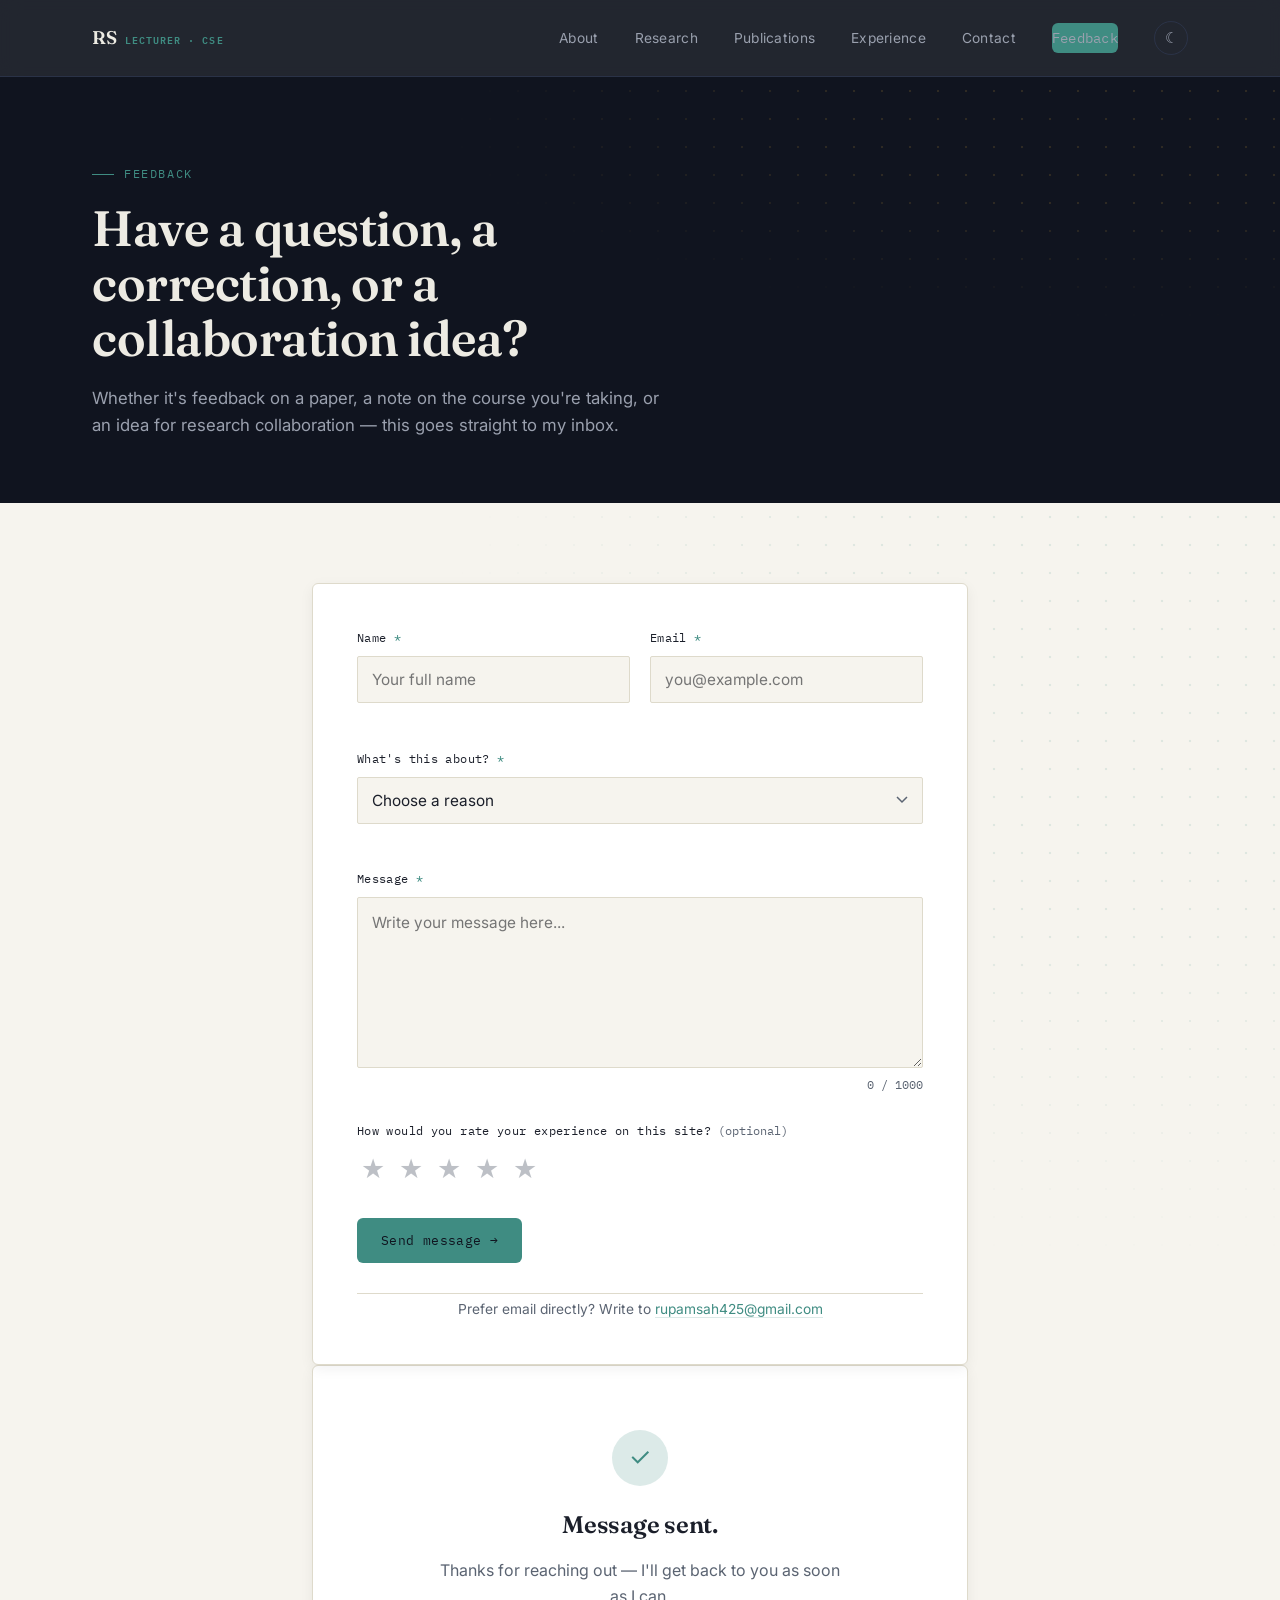
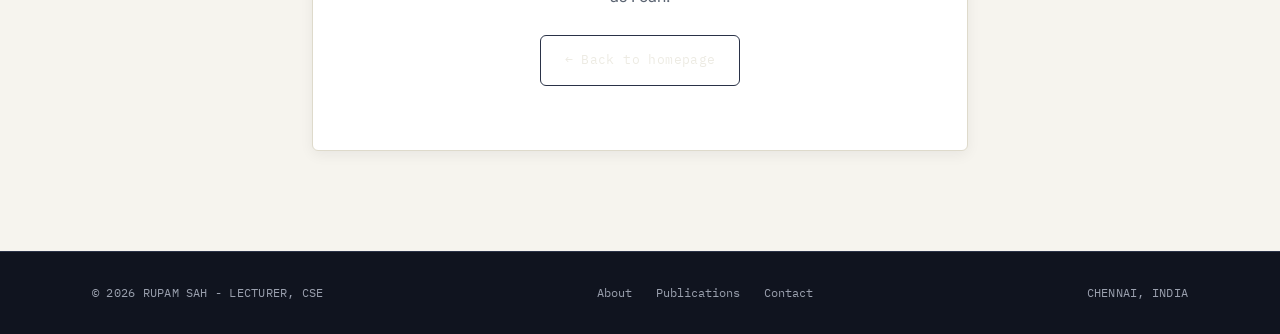
<file: feedback.html>
<!DOCTYPE html>
<html lang="en">
<head>
<meta charset="UTF-8">
<meta name="viewport" content="width=device-width, initial-scale=1.0">
<title>Feedback — Rupam Sah</title>
<meta name="description" content="Send feedback, a question, or a collaboration inquiry to Rupam Sah.">
<meta name="theme-color" content="#10141F">
<link rel="icon" type="image/svg+xml" href="assets/favicon.svg">
<link rel="preconnect" href="https://fonts.googleapis.com">
<link rel="preconnect" href="https://fonts.gstatic.com" crossorigin>
<link href="https://fonts.googleapis.com/css2?family=Fraunces:opsz,wght@9..144,400;9..144,500;9..144,600;9..144,700&family=Inter:wght@400;500;600;700&family=IBM+Plex+Mono:wght@400;500&display=swap" rel="stylesheet">
<link rel="stylesheet" href="style.css">
<link rel="stylesheet" href="feedback-style.css">
<script>(function(){try{if(localStorage.getItem('rs-theme')==='dark'){document.documentElement.setAttribute('data-theme','dark');}}catch(e){}})();</script>
</head>
<body>

<div class="progress-bar" id="progressBar"></div>

<header id="siteHeader">
  <nav class="wrap">
    <a href="index.html#top" class="logo">RS <span>LECTURER · CSE</span></a>
    <div class="nav-links">
      <a href="index.html#about">About</a>
      <a href="index.html#research">Research</a>
      <a href="index.html#publications">Publications</a>
      <a href="index.html#experience">Experience</a>
      <a href="index.html#contact">Contact</a>
      <a href="feedback.html" class="nav-cta">Feedback</a>
      <button class="theme-toggle" id="themeToggle" aria-label="Toggle dark mode">☾</button>
    </div>
    <button class="burger" id="burgerBtn" aria-label="Open menu" aria-expanded="false" aria-controls="mobilePanel">
      <span></span><span></span><span></span>
    </button>
  </nav>
  <div class="mobile-panel" id="mobilePanel">
    <a href="index.html#about">About</a>
    <a href="index.html#research">Research</a>
    <a href="index.html#publications">Publications</a>
    <a href="index.html#experience">Experience</a>
    <a href="index.html#education">Education</a>
    <a href="index.html#teaching">Teaching</a>
    <a href="index.html#contact">Contact</a>
    <a href="feedback.html" class="nav-cta">Feedback</a>
    <button class="theme-toggle" id="themeToggleMobile" aria-label="Toggle dark mode">☾</button>
  </div>
</header>

<main>
  <section class="fb-hero">
    <div class="fx-dots" aria-hidden="true"></div>
    <div class="wrap">
      <div class="eyebrow reveal">Feedback</div>
      <h1 class="reveal">Have a question, a correction, or a collaboration idea?</h1>
      <p class="fb-lede reveal">Whether it's feedback on a paper, a note on the course you're taking, or an idea for research collaboration — this goes straight to my inbox.</p>
    </div>
  </section>

  <section class="fb-form-section">
    <div class="fx-dots" aria-hidden="true"></div>
    <div class="wrap fb-wrap">

      <form id="feedbackForm" class="fb-form reveal" action="https://formspree.io/f/mrpzavde" method="POST" novalidate>

        <!-- Honeypot field: invisible to humans, catches basic spam bots -->
        <input type="text" name="_gotcha" class="fb-honeypot" tabindex="-1" autocomplete="off">

        <div class="fb-row">
          <div class="fb-field">
            <label for="fbName">Name <span class="req">*</span></label>
            <input type="text" id="fbName" name="name" required autocomplete="name" placeholder="Your full name">
            <span class="fb-error" data-error-for="fbName"></span>
          </div>
          <div class="fb-field">
            <label for="fbEmail">Email <span class="req">*</span></label>
            <input type="email" id="fbEmail" name="email" required autocomplete="email" placeholder="you@example.com">
            <span class="fb-error" data-error-for="fbEmail"></span>
          </div>
        </div>

        <div class="fb-field">
          <label for="fbReason">What's this about? <span class="req">*</span></label>
          <select id="fbReason" name="reason" required>
            <option value="" disabled selected>Choose a reason</option>
            <option value="General feedback">General feedback on the site or my work</option>
            <option value="Research collaboration">Research collaboration inquiry</option>
            <option value="Teaching / course question">Teaching or course-related question</option>
            <option value="Guest lecture / talk invitation">Guest lecture or talk invitation</option>
            <option value="Correction">Correction to something published here</option>
            <option value="Other">Other</option>
          </select>
          <span class="fb-error" data-error-for="fbReason"></span>
        </div>

        <div class="fb-field">
          <label for="fbMessage">Message <span class="req">*</span></label>
          <textarea id="fbMessage" name="message" required rows="6" minlength="10" maxlength="1000" placeholder="Write your message here..."></textarea>
          <div class="fb-meta-row">
            <span class="fb-error" data-error-for="fbMessage"></span>
            <span class="fb-counter" id="fbCounter">0 / 1000</span>
          </div>
        </div>

        <div class="fb-field fb-rating-field">
          <label>How would you rate your experience on this site? <span class="fb-optional">(optional)</span></label>
          <div class="fb-rating" id="fbRating" role="radiogroup" aria-label="Site rating">
            <button type="button" class="fb-star" data-value="1" aria-label="1 star">★</button>
            <button type="button" class="fb-star" data-value="2" aria-label="2 stars">★</button>
            <button type="button" class="fb-star" data-value="3" aria-label="3 stars">★</button>
            <button type="button" class="fb-star" data-value="4" aria-label="4 stars">★</button>
            <button type="button" class="fb-star" data-value="5" aria-label="5 stars">★</button>
          </div>
          <input type="hidden" name="rating" id="fbRatingValue" value="">
        </div>

        <button type="submit" class="btn btn-primary fb-submit" id="fbSubmitBtn">
          <span class="fb-btn-text">Send message →</span>
        </button>

        <p class="fb-fallback">
          Prefer email directly? Write to
          <a href="mailto:rupamsah425@gmail.com">rupamsah425@gmail.com</a>
        </p>
      </form>

      <div class="fb-success" id="fbSuccess" hidden>
        <div class="fb-success-icon">✓</div>
        <h2>Message sent.</h2>
        <p>Thanks for reaching out — I'll get back to you as soon as I can.</p>
        <a href="index.html#top" class="btn btn-ghost">← Back to homepage</a>
      </div>

    </div>
  </section>
</main>

<footer>
  <div class="wrap footer-row">
    <p>© 2026 RUPAM SAH - LECTURER, CSE</p>
    <div class="footer-links">
      <a href="index.html#about">About</a>
      <a href="index.html#publications">Publications</a>
      <a href="index.html#contact">Contact</a>
    </div>
    <p>CHENNAI, INDIA</p>
  </div>
</footer>

<button class="to-top" id="toTop" aria-label="Back to top">↑</button>

<script src="script.js"></script>
<script src="feedback.js"></script>
</body>
</html>
</file>
<file: style.css>
:root{
  --ink:#10141F;
  --ink-soft:#1B2233;
  --paper:#F6F4EE;
  --paper-dim:#EDEAE0;
  --card:#FFFFFF;
  --teal:#3F8C82;
  --teal-bright:#4EA096;
  --teal-soft:#DCEAE8;
  --gold:#C89B3C;
  --gold-soft:#F3E6C8;
  --text-on-ink:#EDEBE3;
  --text-on-ink-dim:#9AA0AE;
  --text-on-paper:#1B1F2A;
  --text-muted:#5B6472;
  --line:#2A3247;
  --line-light:#DEDACB;
  --radius:6px;
  --radius-sm:3px;
  --max:1160px;
  --shadow-sm:0 4px 14px rgba(16,20,31,0.06);
  --shadow-md:0 16px 34px rgba(16,20,31,0.09);
  --shadow-lg:0 26px 54px rgba(16,20,31,0.16);
  --grad-accent:linear-gradient(120deg, var(--teal) 0%, var(--teal-bright) 45%, var(--gold) 100%);
  --display: "Fraunces", serif;
  --body: "Inter", -apple-system, BlinkMacSystemFont, sans-serif;
  --mono: "IBM Plex Mono", monospace;
  color-scheme: light;
  transition: background 0.35s ease, color 0.35s ease;
}

/* DARK THEME  */
[data-theme="dark"]{
  --ink:#080A10;
  --ink-soft:#11151F;
  --paper:#12151D;
  --paper-dim:#171B25;
  --card:#181C27;
  --teal-soft:rgba(63,140,130,0.16);
  --gold-soft:rgba(200,155,60,0.14);
  --text-on-ink:#EDEBE3;
  --text-on-ink-dim:#8891A0;
  --text-on-paper:#E9E7DF;
  --text-muted:#96A0AD;
  --line:#232A3A;
  --line-light:#242A38;
  --shadow-sm:0 4px 14px rgba(0,0,0,0.28);
  --shadow-md:0 16px 34px rgba(0,0,0,0.36);
  --shadow-lg:0 26px 54px rgba(0,0,0,0.5);
  color-scheme: dark;
}
[data-theme="dark"] .hero-grid-lines{ opacity:0.35; }

*{ box-sizing:border-box; margin:0; padding:0; }
html{ scroll-behavior:smooth; }
@media (prefers-reduced-motion: reduce){
  html{ scroll-behavior:auto; }
  *{ animation-duration:0.001ms !important; animation-iteration-count:1 !important; transition-duration:0.001ms !important; }
}
body{
  font-family:var(--body);
  background:var(--paper);
  color:var(--text-on-paper);
  line-height:1.6;
  -webkit-font-smoothing:antialiased;
  overflow-x:hidden;
}
img{ max-width:100%; display:block; }
a{ color:inherit; text-decoration:none; }
ul{ list-style:none; }
.wrap{ max-width:var(--max); margin:0 auto; padding:0 32px; position:relative; z-index:1; }
@media (max-width:640px){ .wrap{ padding:0 20px; } }

.eyebrow{
  font-family:var(--mono); font-size:0.72rem; letter-spacing:0.14em; text-transform:uppercase;
  color:var(--teal); display:flex; align-items:center; gap:10px;
}
.eyebrow::before{
  content:""; width:22px; height:1px; background:var(--teal); display:inline-block;
  transform:scaleX(0); transform-origin:left;
  transition:transform 0.6s cubic-bezier(.2,.7,.3,1) 0.1s;
}
.reveal.in .eyebrow::before{ transform:scaleX(1); }
.eyebrow.reveal.in::before{ transform:scaleX(1); }

/* DECORATIVE SECTION TEXTURE  */
/* A quiet, drifting dot-grid dropped into any section for visual cohesion
   with the hero. Purely decorative: absolutely positioned, inert to pointer
   events, and masked so it never competes with real content. */
.fx-dots{
  position:absolute; inset:0; z-index:0; pointer-events:none; opacity:0.6;
  background-image:radial-gradient(circle, rgba(63,140,130,0.22) 1px, transparent 1.6px);
  background-size:28px 28px;
  mask-image:radial-gradient(ellipse 65% 55% at 88% 12%, #000 35%, transparent 82%);
  -webkit-mask-image:radial-gradient(ellipse 65% 55% at 88% 12%, #000 35%, transparent 82%);
  animation:fxDotsDrift 24s ease-in-out infinite alternate;
}
.contact .fx-dots, .hero .fx-dots, .fb-hero .fx-dots{
  background-image:radial-gradient(circle, rgba(200,155,60,0.28) 1px, transparent 1.6px);
}
@keyframes fxDotsDrift{ from{ background-position:0 0; } to{ background-position:46px 34px; } }
@media (prefers-reduced-motion: reduce){ .fx-dots{ animation:none; } }
@media (max-width:640px){ .fx-dots{ opacity:0.4; } }

h1,h2,h3{ font-family:var(--display); font-weight:600; letter-spacing:-0.01em; }

/*  PROGRESS BAR  */
.progress-bar{
  position:fixed; top:0; left:0; height:2px; background:var(--teal); width:0%;
  z-index:200; transition:width 0.1s ease-out;
}

/*  NAV  */
header{
  position:sticky; top:0; z-index:100;
  background:rgba(16,20,31,0.92);
  backdrop-filter:blur(10px);
  border-bottom:1px solid var(--line);
  transition:box-shadow 0.3s ease;
}
header.scrolled{ box-shadow:0 8px 24px rgba(0,0,0,0.25); }
nav.wrap{ display:flex; align-items:center; justify-content:space-between; height:76px; }
.logo{
  font-family:var(--display); font-size:1.15rem; color:var(--text-on-ink); font-weight:600;
  display:flex; align-items:baseline; gap:8px; transition:letter-spacing 0.25s ease, color 0.25s ease;
}
.logo:hover{ color:var(--teal); }
.logo span{ font-family:var(--mono); font-size:0.65rem; color:var(--teal); letter-spacing:0.1em; }
.nav-links{ display:grid; grid-auto-flow:column; gap:36px; align-items:center; }
.nav-links a{
  font-size:0.86rem; color:var(--text-on-ink-dim); letter-spacing:0.02em;
  position:relative; padding:4px 0; transition:color 0.25s ease;
}
.nav-links a:hover, .nav-links a:focus-visible{ color:var(--text-on-ink); }
.nav-links a.active{ color:var(--teal); }
.nav-links a:not(.nav-cta)::after{
  content:""; position:absolute; left:0; bottom:0; width:0; height:1px;
  background:var(--teal); transition:width 0.25s ease;
}
.nav-links a:not(.nav-cta):hover::after, .nav-links a.active::after{ width:100%; }
.nav-cta{
  font-family:var(--mono); font-size:0.76rem; letter-spacing:0.04em;
  color:var(--ink); background:var(--teal); padding:10px 18px; border-radius:var(--radius);
  transition:background 0.25s ease, transform 0.25s ease, box-shadow 0.25s ease;
}
.nav-cta:hover{ background:var(--teal-bright); transform:translateY(-1px); box-shadow:0 8px 18px rgba(63,140,130,0.4); }

/*  Theme toggle  */
.theme-toggle{
  width:34px; height:34px; border-radius:50%; border:1px solid var(--line);
  background:transparent; color:var(--text-on-ink-dim); cursor:pointer;
  display:flex; align-items:center; justify-content:center; font-size:0.95rem;
  transition:border-color 0.25s ease, color 0.25s ease, transform 0.25s ease, background 0.25s ease;
  flex:0 0 auto;
}
.theme-toggle:hover{ border-color:var(--teal); color:var(--teal); transform:rotate(14deg); }
.mobile-panel .theme-toggle{ align-self:flex-start; margin-top:4px; }

.burger{ display:none; flex-direction:column; gap:5px; background:none; border:none; cursor:pointer; padding:8px; }
.burger span{ width:22px; height:1.5px; background:var(--text-on-ink); display:block; transition:transform 0.25s ease, opacity 0.25s ease; }
body.nav-open .burger span:nth-child(1){ transform:translateY(6.5px) rotate(45deg); }
body.nav-open .burger span:nth-child(2){ opacity:0; }
body.nav-open .burger span:nth-child(3){ transform:translateY(-6.5px) rotate(-45deg); }

.mobile-panel{
  display:flex; position:fixed; inset:76px 0 0 0; z-index:99;
  background:var(--ink); border-top:1px solid var(--line);
  padding:32px; flex-direction:column; gap:26px; overflow-y:auto;
  opacity:0; visibility:hidden; pointer-events:none; transform:translateY(-8px);
  transition:opacity 0.3s ease, transform 0.35s cubic-bezier(.2,.7,.3,1), visibility 0.3s;
}
.mobile-panel a{
  font-size:1.15rem; color:var(--text-on-ink); font-family:var(--display);
  opacity:0; transform:translateX(-10px);
  transition:opacity 0.35s ease, transform 0.35s ease, color 0.2s ease;
  transition-delay:0ms;
}
.mobile-panel a:hover{ color:var(--teal); }
.mobile-panel .nav-cta{ align-self:flex-start; font-family:var(--mono); font-size:0.9rem; }

body.nav-open .mobile-panel{ opacity:1; visibility:visible; pointer-events:auto; transform:translateY(0); }
body.nav-open .mobile-panel a{ opacity:1; transform:translateX(0); }
body.nav-open .mobile-panel a:nth-child(1){ transition-delay:0.05s; }
body.nav-open .mobile-panel a:nth-child(2){ transition-delay:0.09s; }
body.nav-open .mobile-panel a:nth-child(3){ transition-delay:0.13s; }
body.nav-open .mobile-panel a:nth-child(4){ transition-delay:0.17s; }
body.nav-open .mobile-panel a:nth-child(5){ transition-delay:0.21s; }
body.nav-open .mobile-panel a:nth-child(6){ transition-delay:0.25s; }
body.nav-open .mobile-panel a:nth-child(7){ transition-delay:0.29s; }
body.nav-open .mobile-panel a:nth-child(8){ transition-delay:0.33s; }
body.nav-open .mobile-panel a:nth-child(9){ transition-delay:0.37s; }

@media (max-width:880px){
  .nav-links{ display:none; }
  .burger{ display:flex; }
  body.nav-open{ overflow:hidden; }
}
@media (prefers-reduced-motion: reduce){
  .mobile-panel, .mobile-panel a{ transition:opacity 0.2s ease !important; transform:none !important; }
}

/*  HERO  */
.hero{ background:var(--ink); color:var(--text-on-ink); padding:88px 0 60px; position:relative; overflow:hidden; }

/* Ambient background: soft moving glows + a faint grid, all decorative and inert to pointer events */
.hero-blob{
  position:absolute; border-radius:50%; filter:blur(10px); pointer-events:none; z-index:0;
  opacity:0.5;
}
.hero-blob-a{
  width:520px; height:520px; top:-220px; right:-140px;
  background:radial-gradient(circle at 30% 30%, rgba(63,140,130,0.35), rgba(63,140,130,0) 70%);
  animation:blobDrift 16s ease-in-out infinite alternate;
}
.hero-blob-b{
  width:380px; height:380px; bottom:-200px; left:-120px;
  background:radial-gradient(circle at 60% 40%, rgba(200,155,60,0.18), rgba(200,155,60,0) 70%);
  animation:blobDrift 20s ease-in-out infinite alternate-reverse;
}
@keyframes blobDrift{
  from{ transform:translate(0,0) scale(1); }
  to{ transform:translate(-50px, 40px) scale(1.08); }
}
.hero-grid-lines{
  position:absolute; inset:0; z-index:0; pointer-events:none; opacity:0.5;
  background-image:
    linear-gradient(to right, rgba(255,255,255,0.035) 1px, transparent 1px),
    linear-gradient(to bottom, rgba(255,255,255,0.035) 1px, transparent 1px);
  background-size:64px 64px;
  mask-image:radial-gradient(ellipse 70% 60% at 60% 20%, #000 40%, transparent 90%);
}
.hero-spotlight{
  position:absolute; inset:0; z-index:1; pointer-events:none;
  background:radial-gradient(340px circle at var(--mx,50%) var(--my,20%), rgba(78,160,150,0.16), transparent 65%);
  opacity:0; transition:opacity 0.4s ease;
}
.hero:hover .hero-spotlight{ opacity:1; }
@media (max-width:880px), (hover:none){ .hero-spotlight{ display:none; } }
@media (prefers-reduced-motion: reduce){ .hero-blob{ animation:none; } }

.hero-grid{ display:grid; grid-template-columns:1fr; gap:64px; align-items:center; position:relative; z-index:2; max-width:760px; }

/* Orchestrated entrance: hero content steps in once, top to bottom */
.hero-in{
  opacity:0; transform:translateY(16px);
  animation:heroIn 0.8s cubic-bezier(.2,.7,.3,1) forwards;
  animation-delay:calc(var(--d, 0) * 110ms + 120ms);
}
@keyframes heroIn{ to{ opacity:1; transform:translateY(0); } }
@media (prefers-reduced-motion: reduce){ .hero-in{ animation:none; opacity:1; transform:none; } }
.sr-only{
  position:absolute; width:1px; height:1px; padding:0; margin:-1px; overflow:hidden;
  clip:rect(0,0,0,0); white-space:nowrap; border:0;
}

/*  Hero typewriter intro line  */
.hero-typewriter{
  display:flex; align-items:center; min-height:1.4em; margin-bottom:16px;
}
.hero-typewriter-text{
  font-family:var(--mono); font-size:2.4rem; letter-spacing:0.03em;
  background:var(--grad-accent); -webkit-background-clip:text; background-clip:text;
  color:transparent; font-weight:500;
}
.hero-typewriter-cursor{
  display:inline-block; width:2px; height:1.05em; margin-left:2px;
  background:var(--teal-bright); vertical-align:-2px;
  animation:hero-caret-blink 0.85s step-end infinite;
}
@media (prefers-reduced-motion: reduce){
  .hero-typewriter-cursor{ animation:none; }
}

.status-badge{
  display:inline-flex; align-items:center; gap:9px; font-family:var(--mono); font-size:0.72rem;
  letter-spacing:0.04em; color:var(--text-on-ink-dim); border:1px solid var(--line);
  background:rgba(255,255,255,0.03); padding:8px 14px 8px 12px; border-radius:999px; margin-bottom:22px;
}
.status-dot{
  width:7px; height:7px; border-radius:50%; background:var(--teal); flex:0 0 auto; position:relative;
}
.status-dot::after{
  content:""; position:absolute; inset:-4px; border-radius:50%; border:1px solid var(--teal);
  animation:statusPulse 2.4s ease-out infinite;
}
@keyframes statusPulse{ 0%{ transform:scale(0.6); opacity:0.9; } 100%{ transform:scale(1.8); opacity:0; } }
@keyframes hero-caret-blink{ 0%,100%{ opacity:1; } 50%{ opacity:0; } }
@media (prefers-reduced-motion: reduce){ .status-dot::after{ animation:none; } }

.hero-kicker{
  font-family:var(--mono); font-size:0.78rem; letter-spacing:0.16em; text-transform:uppercase;
  color:var(--teal); margin-bottom:22px; display:flex; align-items:center; gap:10px;
}
.hero-kicker::before{ content:""; width:26px; height:1px; background:var(--teal); }
.hero h1{ font-size:clamp(2.4rem, 5.2vw, 4rem); line-height:1.04; color:var(--text-on-ink); margin-bottom:22px; }
.hero h1 em{ font-style:italic; color:var(--teal); font-weight:500; }
.hero p.lede{ font-size:1.08rem; color:var(--text-on-ink-dim); max-width:46ch; margin-bottom:36px; }
.hero-actions{ display:flex; gap:16px; flex-wrap:wrap; margin-bottom:48px; }
.btn{
  font-family:var(--mono); font-size:0.8rem; letter-spacing:0.03em;
  padding:14px 24px; border-radius:var(--radius);
  display:inline-flex; align-items:center; gap:8px;
  transition:transform 0.25s cubic-bezier(.2,.7,.3,1), background 0.25s ease, color 0.25s ease, border-color 0.25s ease, box-shadow 0.25s ease;
  border:1px solid transparent; cursor:pointer; position:relative; overflow:hidden; isolation:isolate;
}
.btn span{ position:relative; z-index:1; }
.btn::before{
  content:""; position:absolute; inset:0; z-index:0; border-radius:inherit;
  background:radial-gradient(circle at var(--bx,50%) var(--by,50%), rgba(255,255,255,0.28), transparent 55%);
  opacity:0; transition:opacity 0.35s ease;
}
.btn:hover::before{ opacity:1; }
.btn-primary{ background:var(--teal); color:var(--ink); }
.btn-primary:hover{ background:var(--teal-bright); transform:translateY(-3px); box-shadow:0 12px 26px rgba(63,140,130,0.35); }
.btn-primary:active{ transform:translateY(-1px); }
.btn-ghost{ border-color:var(--line); color:var(--text-on-ink); }
.btn-ghost:hover{ border-color:var(--teal); color:var(--teal); transform:translateY(-3px); box-shadow:0 10px 22px rgba(16,20,31,0.35); }
.btn-ghost:active{ transform:translateY(-1px); }

.hero-stats{ display:grid; grid-template-columns:repeat(3,1fr); gap:1px; background:var(--line); border:1px solid var(--line); border-radius:var(--radius); overflow:hidden; }
.stat{ background:var(--ink); padding:18px 16px; transition:background 0.25s ease; }
.stat:hover{ background:var(--ink-soft); }
.stat b{ display:block; font-family:var(--display); font-size:1.6rem; color:var(--text-on-ink); font-weight:600; }
.stat span{ font-family:var(--mono); font-size:0.66rem; color:var(--text-on-ink-dim); letter-spacing:0.03em; display:block; margin-top:6px; }
@media (max-width:520px){ .hero-stats{ grid-template-columns:1fr; } }

/* 3D pointer-tilt applied via JS-set custom properties; harmless with no JS */
.tilt-card{
  transform: perspective(900px) rotateX(var(--rx,0deg)) rotateY(var(--ry,0deg)) translateY(var(--ty,0)) translateZ(0);
  transition: transform 0.35s cubic-bezier(.2,.7,.3,1);
  will-change: transform;
}
@media (hover:none){ .tilt-card{ transform:none !important; } }
@media (prefers-reduced-motion: reduce){ .tilt-card{ transition:none; transform:none !important; } }

.scroll-cue{
  display:flex; flex-direction:column; align-items:center; gap:8px; margin:56px auto 0;
  background:none; border:none; color:var(--text-on-ink-dim); font-family:var(--mono);
  font-size:0.68rem; letter-spacing:0.1em; text-transform:uppercase; cursor:pointer;
  transition:color 0.25s ease;
}
.scroll-cue:hover{ color:var(--teal); }
.scroll-cue span{ width:1px; height:28px; background:var(--line); position:relative; overflow:hidden; }
.scroll-cue span::after{
  content:""; position:absolute; top:-100%; left:0; width:100%; height:100%; background:var(--teal);
  animation:cue 1.8s ease-in-out infinite;
}
@keyframes cue{ 0%{ top:-100%; } 60%{ top:100%; } 100%{ top:100%; } }

@media (max-width:880px){
  .hero-stats{ gap:28px; }
}

/*  SECTION SHELL  */
section{ padding:96px 0; scroll-margin-top:76px; position:relative; }
section.alt{ background:var(--paper-dim); }
.section-head{ max-width:640px; margin-bottom:56px; }
.section-head h2{ font-size:clamp(1.7rem,3vw,2.3rem); margin-top:14px; color:var(--text-on-paper); }
.section-head p{ color:var(--text-muted); margin-top:14px; max-width:56ch; }
@media (max-width:640px){ section{ padding:64px 0; } .section-head{ margin-bottom:36px; } }

/*  ABOUT  */
.inline-link{
  display:inline-block; margin-top:24px; font-family:var(--mono); font-size:0.82rem;
  color:var(--teal); border-bottom:1px solid var(--teal-soft); padding-bottom:2px; transition:border-color 0.2s ease;
}
.inline-link:hover{ border-color:var(--teal); }


/* RESEARCH AREAS  */
.area-grid{ display:grid; grid-template-columns:repeat(4,1fr); gap:20px; margin-bottom:56px; }
.area-card{
  border:1px solid var(--line-light); background:var(--card); padding:28px 24px 26px; border-radius:var(--radius-sm);
  transition:transform 0.25s ease, border-color 0.25s ease, box-shadow 0.25s ease; position:relative; overflow:hidden;
}
.area-card::before{
  content:""; position:absolute; top:0; left:0; right:0; height:3px; background:var(--grad-accent);
  transform:scaleX(0); transform-origin:left; transition:transform 0.35s ease;
}
.area-card:hover::before{ transform:scaleX(1); }
.area-card:hover{ border-color:var(--teal); box-shadow:var(--shadow-md); }
.area-card:hover:not(.tilt-card){ transform:translateY(-4px); }
.area-index{ font-family:var(--mono); font-size:0.78rem; color:var(--teal); display:block; margin-bottom:16px; }
.area-card h3{ font-size:1.05rem; margin-bottom:10px; color:var(--text-on-paper); }
.area-card p{ font-size:0.87rem; color:var(--text-muted); line-height:1.55; }
@media (max-width:940px){ .area-grid{ grid-template-columns:1fr 1fr; } }
@media (max-width:600px){ .area-grid{ grid-template-columns:1fr; } }

.thesis-card{
  background:var(--ink); color:var(--text-on-ink); border-radius:4px; padding:48px;
  display:grid; grid-template-columns:1.3fr 0.7fr; gap:48px; align-items:center;
  position:relative; overflow:hidden; transition:box-shadow 0.3s ease;
}
.thesis-card:hover{ box-shadow:0 22px 46px rgba(16,20,31,0.35); }
.thesis-card::before{
  content:""; position:absolute; right:-60px; top:-60px; width:220px; height:220px;
  border:1px solid var(--line); border-radius:50%;
  transition:transform 0.6s ease;
}
.thesis-card:hover::before{ transform:rotate(35deg) scale(1.05); }
.thesis-metric b{ transition:transform 0.4s cubic-bezier(.2,.7,.3,1); display:block; }
.thesis-card:hover .thesis-metric b{ transform:scale(1.06); }
.thesis-tag{ font-family:var(--mono); font-size:0.7rem; letter-spacing:0.12em; text-transform:uppercase; color:var(--gold); margin-bottom:16px; display:block; }
.thesis-card h3{ font-size:1.5rem; color:var(--text-on-ink); margin-bottom:16px; line-height:1.3; }
.thesis-card p{ color:var(--text-on-ink-dim); font-size:0.96rem; margin-bottom:14px; }
.dim-note{ font-size:0.86rem !important; }
.thesis-metric{ text-align:center; border-left:1px solid var(--line); padding-left:40px; }
.thesis-metric b{ font-family:var(--display); font-size:3.2rem; color:var(--teal); display:block; line-height:1; font-weight:600; }
.thesis-metric span{ font-family:var(--mono); font-size:0.72rem; color:var(--text-on-ink-dim); display:block; margin-top:12px; letter-spacing:0.03em; }
@media (max-width:760px){
  .thesis-card{ grid-template-columns:1fr; padding:32px; }
  .thesis-metric{ border-left:none; border-top:1px solid var(--line); padding-left:0; padding-top:28px; }
}

.interest-tags{ display:flex; flex-wrap:wrap; gap:10px; margin-top:32px; }
.interest-tags span{
  font-family:var(--mono); font-size:0.76rem; color:var(--text-on-paper);
  border:1px solid var(--line-light); padding:8px 14px; border-radius:2px; background:var(--paper);
  display:inline-block; transition:border-color 0.2s ease, color 0.2s ease, transform 0.2s ease;
}
.interest-tags span:hover{ border-color:var(--teal); color:var(--teal); transform:translateY(-2px); }

/*  PUBLICATIONS  */
.pub-filters{ display:flex; flex-wrap:wrap; gap:10px; margin-bottom:32px; }
.pub-filter{
  font-family:var(--mono); font-size:0.74rem; letter-spacing:0.03em; color:var(--text-muted);
  background:transparent; border:1px solid var(--line-light); padding:9px 16px; border-radius:999px;
  cursor:pointer; transition:border-color 0.2s ease, color 0.2s ease, background 0.2s ease;
}
.pub-filter:hover{ border-color:var(--teal); color:var(--teal); }
.pub-filter.active{ background:var(--ink); border-color:var(--ink); color:var(--text-on-ink); }
.pub-list{ border-top:1px solid var(--line-light); }
.pub.is-hidden{ display:none; }
.pub{
  display:grid; grid-template-columns:56px 1fr auto; gap:24px; align-items:start; padding:28px 0 28px 16px;
  border-bottom:1px solid var(--line-light); border-left:2px solid transparent;
  margin-left:-16px; transition:background 0.25s ease, border-color 0.25s ease, transform 0.25s ease;
}
.pub:hover{ background:rgba(63,140,130,0.05); border-left-color:var(--teal); transform:translateX(4px); }
.pub-num{ font-family:var(--mono); font-size:0.85rem; color:var(--teal); padding-top:3px; }
.pub-title{ font-size:1.02rem; color:var(--text-on-paper); font-weight:600; margin-bottom:6px; line-height:1.4; }
.pub-meta{ font-size:0.88rem; color:var(--text-muted); }
.pub-venue{
  font-family:var(--mono); font-size:0.72rem; color:var(--teal); letter-spacing:0.03em;
  border:1px solid var(--teal-soft); background:var(--teal-soft); padding:6px 12px; border-radius:2px;
  white-space:nowrap; height:fit-content;
}
@media (max-width:700px){
  .pub{ grid-template-columns:32px 1fr; }
  .pub-venue{ grid-column:1/-1; justify-self:start; }
}

/*  EXPERIENCE / TIMELINE  */
.timeline{ position:relative; padding-left:36px; border-left:1px solid var(--line-light); }
.tl-item{ position:relative; padding-bottom:48px; }
.tl-item:last-child{ padding-bottom:0; }
.tl-item::before{
  content:""; position:absolute; left:-41px; top:4px; width:9px; height:9px;
  background:var(--teal); border-radius:50%; box-shadow:0 0 0 4px var(--paper-dim);
  transition:box-shadow 0.3s ease, transform 0.3s ease;
}
.tl-item:hover::before{ box-shadow:0 0 0 4px var(--paper-dim), 0 0 0 8px rgba(63,140,130,0.2); transform:scale(1.15); }
.tl-item{ transition:transform 0.25s ease; }
.tl-item:hover{ transform:translateX(4px); }
#education .tl-item::before, .edu-card .tl-date{ box-shadow:none; }
.tl-date{ font-family:var(--mono); font-size:0.74rem; color:var(--teal); letter-spacing:0.04em; margin-bottom:8px; display:block; }
.tl-item h3{ font-size:1.2rem; margin-bottom:4px; color:var(--text-on-paper); }
.tl-org{ font-size:0.9rem; color:var(--text-muted); margin-bottom:14px; }
.tl-item ul{ display:flex; flex-direction:column; gap:8px; }
.tl-item li{ font-size:0.94rem; color:var(--text-muted); padding-left:18px; position:relative; }
.tl-item li::before{ content:"—"; position:absolute; left:0; color:var(--teal); }

.course-block{ margin-top:44px; }
.course-block h4{ font-family:var(--mono); font-size:0.76rem; letter-spacing:0.08em; text-transform:uppercase; color:var(--text-muted); margin-bottom:18px; }
.course-grid{ display:grid; grid-template-columns:repeat(2,1fr); gap:12px 24px; }
.course-grid div{
  font-size:0.92rem; padding:14px 16px; border:1px solid var(--line-light); border-radius:2px;
  color:var(--text-on-paper); background:var(--paper); display:flex; align-items:center; gap:10px;
  transition:border-color 0.2s ease, transform 0.2s ease;
}
.course-grid div:hover{ border-color:var(--teal); transform:translateX(3px); }
.course-tag{ font-family:var(--mono); font-size:0.62rem; color:var(--teal); border:1px solid var(--teal-soft); padding:3px 7px; border-radius:2px; letter-spacing:0.04em; }
@media (max-width:600px){ .course-grid{ grid-template-columns:1fr; } }

/*  EDUCATION  */
.edu-grid{ display:grid; grid-template-columns:1fr 1fr; gap:28px; }
.edu-card{ border:1px solid var(--line-light); padding:32px; border-radius:var(--radius-sm); background:var(--card); position:relative; transition:box-shadow 0.3s ease, transform 0.3s ease, border-color 0.3s ease; }
.edu-card:hover{ box-shadow:var(--shadow-md); border-color:var(--teal); transform:translateY(-4px); }
.edu-card .tl-date{ margin-bottom:14px; }
.edu-card h3{ font-size:1.15rem; margin-bottom:6px; }
.edu-card .tl-org{ margin-bottom:16px; }
.edu-note{ font-size:0.87rem; color:var(--text-muted); margin-bottom:20px; }
.cgpa{ font-family:var(--mono); font-size:0.82rem; color:var(--text-on-paper); border-top:1px solid var(--line-light); padding-top:16px; }
.cgpa b{ color:var(--teal); }
@media (max-width:700px){ .edu-grid{ grid-template-columns:1fr; } }

/*  PHILOSOPHY BAND  */
.philosophy-wrap{ text-align:center; }
.philosophy-wrap .eyebrow{ justify-content:center; margin:0 auto 28px; }
blockquote{
  font-family:var(--display); font-style:italic; font-weight:500;
  font-size:clamp(1.3rem, 2.6vw, 1.9rem); line-height:1.5; color:var(--text-on-paper);
  max-width:800px; margin:0 auto;
}

/*  TEACHING / SKILLS */
.split{ display:grid; grid-template-columns:1fr 1fr; gap:64px; }
@media (max-width:880px){ .split{ grid-template-columns:1fr; gap:48px; } }
.split-h2{ margin-top:14px; font-size:1.8rem; }
.split-sub{ color:var(--text-muted); margin-top:14px; margin-bottom:28px; }
.skill-cat{ margin-bottom:32px; }
.skill-cat:last-child{ margin-bottom:0; }
.skill-cat h4{ font-family:var(--mono); font-size:0.74rem; letter-spacing:0.06em; text-transform:uppercase; color:var(--teal); margin-bottom:14px; }
.skill-pills{ display:flex; flex-wrap:wrap; gap:10px; }
.skill-pills span{ font-size:0.88rem; padding:9px 15px; background:var(--ink); color:var(--text-on-ink); border-radius:2px; display:inline-block; transition:transform 0.22s ease, background 0.22s ease, color 0.22s ease; }
.skill-pills span:hover{ background:var(--teal); color:var(--ink); transform:translateY(-3px); }

/*  PROJECTS  */
.project-card{ border:1px solid var(--line-light); border-radius:var(--radius-sm); padding:40px; background:var(--card); transition:box-shadow 0.3s ease, border-color 0.3s ease; }
.project-card:hover{ box-shadow:var(--shadow-md); border-color:var(--teal); }
.project-top{ display:flex; justify-content:space-between; align-items:flex-start; flex-wrap:wrap; gap:20px; margin-bottom:24px; }
.project-card h3{ font-size:1.3rem; margin-bottom:8px; }
.project-list{ display:flex; flex-direction:column; gap:10px; }
.project-list li{ font-size:0.95rem; color:var(--text-muted); padding-left:18px; position:relative; }
.project-list li::before{ content:"—"; position:absolute; left:0; color:var(--teal); }
.stack-row{ display:flex; gap:10px; flex-wrap:wrap; }
.stack-row span{ font-family:var(--mono); font-size:0.72rem; color:var(--teal); border:1px solid var(--teal-soft); padding:6px 12px; border-radius:2px; background:var(--teal-soft); }

/*  CREDENTIALS: CERTIFICATIONS + LEADERSHIP  */
.cred-group{ margin-bottom:52px; }
.cred-group:last-child{ margin-bottom:0; }
.cred-group-title{
  font-family:var(--mono); font-size:0.78rem; letter-spacing:0.06em; text-transform:uppercase;
  color:var(--text-muted); margin-bottom:22px; padding-bottom:14px; border-bottom:1px solid var(--line-light);
}
.cred-grid{ display:grid; grid-template-columns:repeat(auto-fit, minmax(230px,1fr)); gap:20px; }
.cred-card{
  position:relative; overflow:hidden; background:var(--card); border:1px solid var(--line-light);
  border-radius:var(--radius-sm); padding:26px 22px;
  transition:transform 0.3s cubic-bezier(.2,.7,.3,1), border-color 0.3s ease, box-shadow 0.3s ease;
}
.cred-card::before{
  content:""; position:absolute; inset:0; border-radius:inherit; padding:1px;
  background:linear-gradient(135deg, var(--teal), transparent 45%, transparent 55%, var(--gold));
  -webkit-mask:linear-gradient(#000 0 0) content-box, linear-gradient(#000 0 0);
  -webkit-mask-composite:xor; mask-composite:exclude;
  opacity:0; transition:opacity 0.35s ease; pointer-events:none;
}
.cred-card:hover{ border-color:transparent; box-shadow:var(--shadow-md); }
.cred-card:hover:not(.tilt-card){ transform:translateY(-5px); }
.cred-card:hover::before{ opacity:0.75; }

.cred-icon{
  width:46px; height:46px; border-radius:50%; background:var(--teal-soft); color:var(--teal);
  display:flex; align-items:center; justify-content:center; margin-bottom:18px;
  transition:transform 0.4s cubic-bezier(.2,.7,.3,1), background 0.3s ease, color 0.3s ease;
  animation:credFloat 5s ease-in-out infinite;
}
.cred-card:nth-child(2) .cred-icon{ animation-delay:0.5s; }
.cred-card:nth-child(3) .cred-icon{ animation-delay:1s; }
.cred-icon svg{ width:22px; height:22px; }
.cred-card:hover .cred-icon{ transform:rotate(-10deg) scale(1.14); background:var(--teal); color:var(--ink); }
@keyframes credFloat{ 0%,100%{ transform:translateY(0); } 50%{ transform:translateY(-4px); } }
@media (prefers-reduced-motion: reduce){ .cred-icon{ animation:none; } }

.cred-yr{
  display:inline-block; font-family:var(--mono); font-size:0.7rem; color:var(--teal);
  border:1px solid var(--teal-soft); background:var(--teal-soft); padding:4px 10px; border-radius:999px;
  margin-bottom:12px; letter-spacing:0.03em; transition:background 0.25s ease, color 0.25s ease;
}
.cred-card:hover .cred-yr{ background:var(--teal); color:var(--ink); }
.cred-title{ font-size:0.95rem; color:var(--text-on-paper); line-height:1.5; font-weight:500; }
@media (max-width:640px){ .cred-grid{ grid-template-columns:1fr; } }

/*  CONTACT  */
.contact{ background:var(--ink); color:var(--text-on-ink); }
.contact .section-head p{ color:var(--text-on-ink-dim); }
.contact .section-head h2{ color:var(--text-on-ink); }
.contact .eyebrow{ color:var(--teal); }
.contact-grid{ display:grid; grid-template-columns:1.1fr 0.9fr; gap:64px; align-items:start; }
.contact-note{ font-size:1rem; color:var(--text-on-ink-dim); max-width:44ch; margin-bottom:28px; }
.contact-note strong{ color:var(--text-on-ink); }
.contact-cta{ width:fit-content; }
.contact-list{ display:flex; flex-direction:column; gap:0; }
.contact-row{ display:flex; justify-content:space-between; align-items:center; padding:22px 0; border-bottom:1px solid var(--line); gap:16px; }
.contact-row .label{ font-family:var(--mono); font-size:0.74rem; color:var(--text-on-ink-dim); letter-spacing:0.04em; }
.contact-row{ transition:padding-left 0.25s ease; }
.contact-row .val{ font-size:1rem; color:var(--text-on-ink); text-align:right; transition:color 0.2s ease; }
.contact-row a.val:hover{ color:var(--teal); }
.contact-row:has(a.val:hover){ padding-left:6px; }
.val-group{ display:inline-flex; align-items:center; gap:10px; }
.copy-btn{
  width:26px; height:26px; border-radius:50%; border:1px solid var(--line); background:transparent;
  color:var(--text-on-ink-dim); font-size:0.78rem; cursor:pointer; display:inline-flex; align-items:center;
  justify-content:center; transition:border-color 0.2s ease, color 0.2s ease;
}
.copy-btn:hover{ border-color:var(--teal); color:var(--teal); }
.copy-btn.copied{ color:var(--teal); border-color:var(--teal); }
@media (max-width:880px){ .contact-grid{ grid-template-columns:1fr; gap:36px; } }

/* ============ FOOTER ============ */
footer{ background:var(--ink); border-top:1px solid var(--line); padding:32px 0; }
.footer-row{ display:flex; justify-content:space-between; align-items:center; flex-wrap:wrap; gap:12px; }
.footer-row p{ font-family:var(--mono); font-size:0.72rem; color:var(--text-on-ink-dim); letter-spacing:0.02em; }
.footer-links{ display:flex; gap:24px; }
.footer-links a{ font-family:var(--mono); font-size:0.72rem; color:var(--text-on-ink-dim); transition:color 0.2s ease; }
.footer-links a:hover{ color:var(--teal); }

/*  BACK TO TOP  */
.to-top{
  position:fixed; bottom:28px; right:28px; width:44px; height:44px; border-radius:50%;
  background:var(--teal); color:var(--ink); border:none; font-size:1.1rem; cursor:pointer;
  display:flex; align-items:center; justify-content:center; z-index:90;
  opacity:0; pointer-events:none; transform:translateY(10px);
  transition:opacity 0.3s ease, transform 0.3s ease, background 0.25s ease;
  box-shadow:0 6px 18px rgba(16,20,31,0.25);
}
.to-top.show{ opacity:1; pointer-events:auto; transform:translateY(0); }
.to-top:hover{ background:var(--teal-bright); }
@media (max-width:640px){ .to-top{ bottom:20px; right:20px; width:40px; height:40px; } }

/*  REVEAL ON SCROLL  */
.reveal{
  opacity:0; transform:translateY(22px) scale(0.99);
  transition:opacity 0.7s cubic-bezier(.2,.7,.3,1), transform 0.7s cubic-bezier(.2,.7,.3,1);
  transition-delay: var(--reveal-delay, 0ms);
}
.reveal.in{ opacity:1; transform:translateY(0) scale(1); }
@media (prefers-reduced-motion: reduce){ .reveal{ transition-delay:0ms !important; } }

:focus-visible{ outline:2px solid var(--teal); outline-offset:3px; }

/*  FINER RESPONSIVE PASS (small phones)  */
@media (max-width:480px){
  .wrap{ padding:0 18px; }
  .hero{ padding:60px 0 40px; }
  .hero h1{ font-size:clamp(1.9rem, 8vw, 2.4rem); }
  .hero p.lede{ font-size:0.98rem; }
  .hero-actions{ gap:10px; }
  .btn{ padding:12px 18px; font-size:0.76rem; flex:1 1 auto; justify-content:center; }
  .hero-stats{ gap:18px 26px; }
  .stat b{ font-size:1.4rem; }
  section{ padding:48px 0; }
  .section-head h2{ font-size:1.5rem; }
  .pillar{ flex-direction:column; align-items:flex-start; gap:6px; }
  .pillar-val{ text-align:left; }
  .thesis-card{ padding:26px 20px; }
  .thesis-metric b{ font-size:2.4rem; }
  .contact-row{ flex-direction:column; align-items:flex-start; gap:6px; }
  .contact-row .val{ text-align:left; }
  .footer-row{ flex-direction:column; text-align:center; gap:14px; }
  .cred-card{ padding:22px 18px; }
}
@media (max-width:360px){
  .hero-kicker{ font-size:0.7rem; }
  .btn{ font-size:0.72rem; padding:11px 14px; }
  .edu-card, .project-card{ padding:22px 18px; }
}

/* Respect touch devices: no hover-only affordances get stuck "on" */
@media (hover:none){
  .btn:hover, .area-card:hover, .edu-card:hover, .project-card:hover{ box-shadow:none; }
}

/*  PRINT  */
@media print{
  .progress-bar, header, .to-top, .scroll-cue, .hero-blob, .hero-grid-lines, .hero-spotlight,
  .status-dot, .theme-toggle, footer{ display:none !important; }
  body{ background:#fff; color:#000; }
  .hero{ background:#fff; color:#000; padding:24px 0; }
  .hero h1, .hero p.lede, .stat b, .stat span{ color:#000 !important; }
  section{ padding:24px 0; }
  a{ text-decoration:underline; }
  .area-card, .edu-card, .project-card, .thesis-card, .cred-card{ box-shadow:none !important; border:1px solid #ccc !important; }
  .cred-icon{ animation:none !important; }
}
</file>
<file: feedback-style.css>
/* 
   Feedback form — extends style.css design tokens
   Load AFTER style.css
  */

/*  Hero band  */
.fb-hero{
  background:var(--ink); color:var(--text-on-ink);
  padding:88px 0 64px;
}
.fb-hero h1{
  font-size:clamp(2rem, 4.4vw, 3.1rem); line-height:1.1; margin-top:18px; max-width:20ch;
  color:var(--text-on-ink);
}
.fb-lede{ color:var(--text-on-ink-dim); font-size:1.05rem; max-width:52ch; margin-top:20px; }

/*  Form section shell  */
.fb-form-section{ padding:80px 0 100px; }
.fb-wrap{ max-width:720px; }

/*  Form layout  */
.fb-form{
  background:var(--card); border:1px solid var(--line-light); border-radius:var(--radius);
  padding:44px; display:flex; flex-direction:column; gap:26px; box-shadow:var(--shadow-sm);
  transition:box-shadow 0.3s ease, border-color 0.3s ease;
}
.fb-form:focus-within{ border-color:var(--teal); box-shadow:var(--shadow-md); }
@media (max-width:600px){ .fb-form{ padding:28px 22px; } }

.fb-row{ display:grid; grid-template-columns:1fr 1fr; gap:20px; }
@media (max-width:600px){ .fb-row{ grid-template-columns:1fr; } }

.fb-field{ display:flex; flex-direction:column; gap:8px; }
.fb-field label{
  font-family:var(--mono); font-size:0.78rem; letter-spacing:0.03em; color:var(--text-on-paper);
}
.fb-field label .req{ color:var(--teal); }
.fb-optional{ color:var(--text-muted); font-weight:400; text-transform:none; letter-spacing:0; }

.fb-field input[type="text"],
.fb-field input[type="email"],
.fb-field select,
.fb-field textarea{
  font-family:var(--body); font-size:0.96rem; color:var(--text-on-paper);
  background:var(--paper); border:1px solid var(--line-light); border-radius:2px;
  padding:13px 14px; width:100%; transition:border-color 0.2s ease, box-shadow 0.2s ease;
}
.fb-field textarea{ resize:vertical; min-height:130px; font-family:var(--body); line-height:1.55; }
.fb-field select{ cursor:pointer; appearance:none;
  background-image:url("data:image/svg+xml,%3Csvg xmlns='http://www.w3.org/2000/svg' width='12' height='8'%3E%3Cpath d='M1 1l5 5 5-5' stroke='%235B6472' stroke-width='1.5' fill='none' fill-rule='evenodd'/%3E%3C/svg%3E");
  background-repeat:no-repeat; background-position:right 14px center; padding-right:36px;
}
.fb-field input:focus, .fb-field select:focus, .fb-field textarea:focus{
  outline:none; border-color:var(--teal); box-shadow:0 0 0 3px var(--teal-soft);
}
.fb-field input.fb-invalid, .fb-field select.fb-invalid, .fb-field textarea.fb-invalid{
  border-color:#C0525A; box-shadow:0 0 0 3px rgba(192,82,90,0.12);
}

.fb-error{
  font-family:var(--mono); font-size:0.74rem; color:#C0525A; min-height:1em; display:block;
}

.fb-meta-row{ display:flex; justify-content:space-between; align-items:center; gap:12px; }
.fb-counter{ font-family:var(--mono); font-size:0.72rem; color:var(--text-muted); white-space:nowrap; }

/* honeypot: hidden from real users */
.fb-honeypot{ position:absolute; left:-9999px; width:1px; height:1px; opacity:0; pointer-events:none; }

/* ---------- Star rating ---------- */
.fb-rating-field label{ margin-bottom:2px; }
.fb-rating{ display:flex; gap:6px; }
.fb-star{
  background:none; border:none; cursor:pointer; font-size:1.7rem; line-height:1;
  color:var(--text-muted); opacity:0.4; padding:4px; transition:color 0.15s ease, transform 0.15s ease, opacity 0.15s ease;
}
.fb-star:hover{ transform:translateY(-2px); opacity:1; }
.fb-star.is-active{ color:var(--gold); opacity:1; }

/*  Submit button  */
.fb-submit{
  align-self:flex-start; border:none; margin-top:6px; border-radius:var(--radius);
  display:inline-flex; align-items:center; gap:10px;
}
.fb-submit:disabled{ opacity:0.6; cursor:not-allowed; transform:none !important; }
.fb-spinner{
  width:14px; height:14px; border-radius:50%;
  border:2px solid rgba(16,20,31,0.25); border-top-color:var(--ink);
  animation:fb-spin 0.7s linear infinite; display:none;
}
.fb-submit.is-loading .fb-spinner{ display:inline-block; }
.fb-submit.is-loading .fb-btn-text{ opacity:0.7; }
@keyframes fb-spin{ to{ transform:rotate(360deg); } }

.fb-fallback{
  font-size:0.86rem; color:var(--text-muted); text-align:center; padding-top:4px;
  border-top:1px solid var(--line-light); margin-top:4px;
}
.fb-fallback a{ color:var(--teal); border-bottom:1px solid var(--teal-soft); }

/* Success state  */
.fb-success{
  background:var(--card); border:1px solid var(--line-light); border-radius:var(--radius);
  padding:64px 44px; text-align:center; display:flex; flex-direction:column; align-items:center; gap:14px;
  box-shadow:var(--shadow-sm);
}
.fb-success-icon{
  width:56px; height:56px; border-radius:50%; background:var(--teal-soft); color:var(--teal);
  display:flex; align-items:center; justify-content:center; font-size:1.6rem; margin-bottom:6px;
}
.fb-success h2{ font-size:1.5rem; color:var(--text-on-paper); }
.fb-success p{ color:var(--text-muted); max-width:40ch; margin-bottom:12px; }

/*  Toast (error)  */
.fb-toast{
  position:fixed; bottom:28px; left:50%; transform:translateX(-50%) translateY(20px);
  background:var(--ink); color:var(--text-on-ink); border:1px solid var(--line);
  padding:14px 22px; border-radius:3px; font-size:0.88rem; z-index:200;
  opacity:0; pointer-events:none; transition:opacity 0.3s ease, transform 0.3s ease;
  box-shadow:0 10px 30px rgba(16,20,31,0.3);
}
.fb-toast.show{ opacity:1; transform:translateX(-50%) translateY(0); }
</file>
